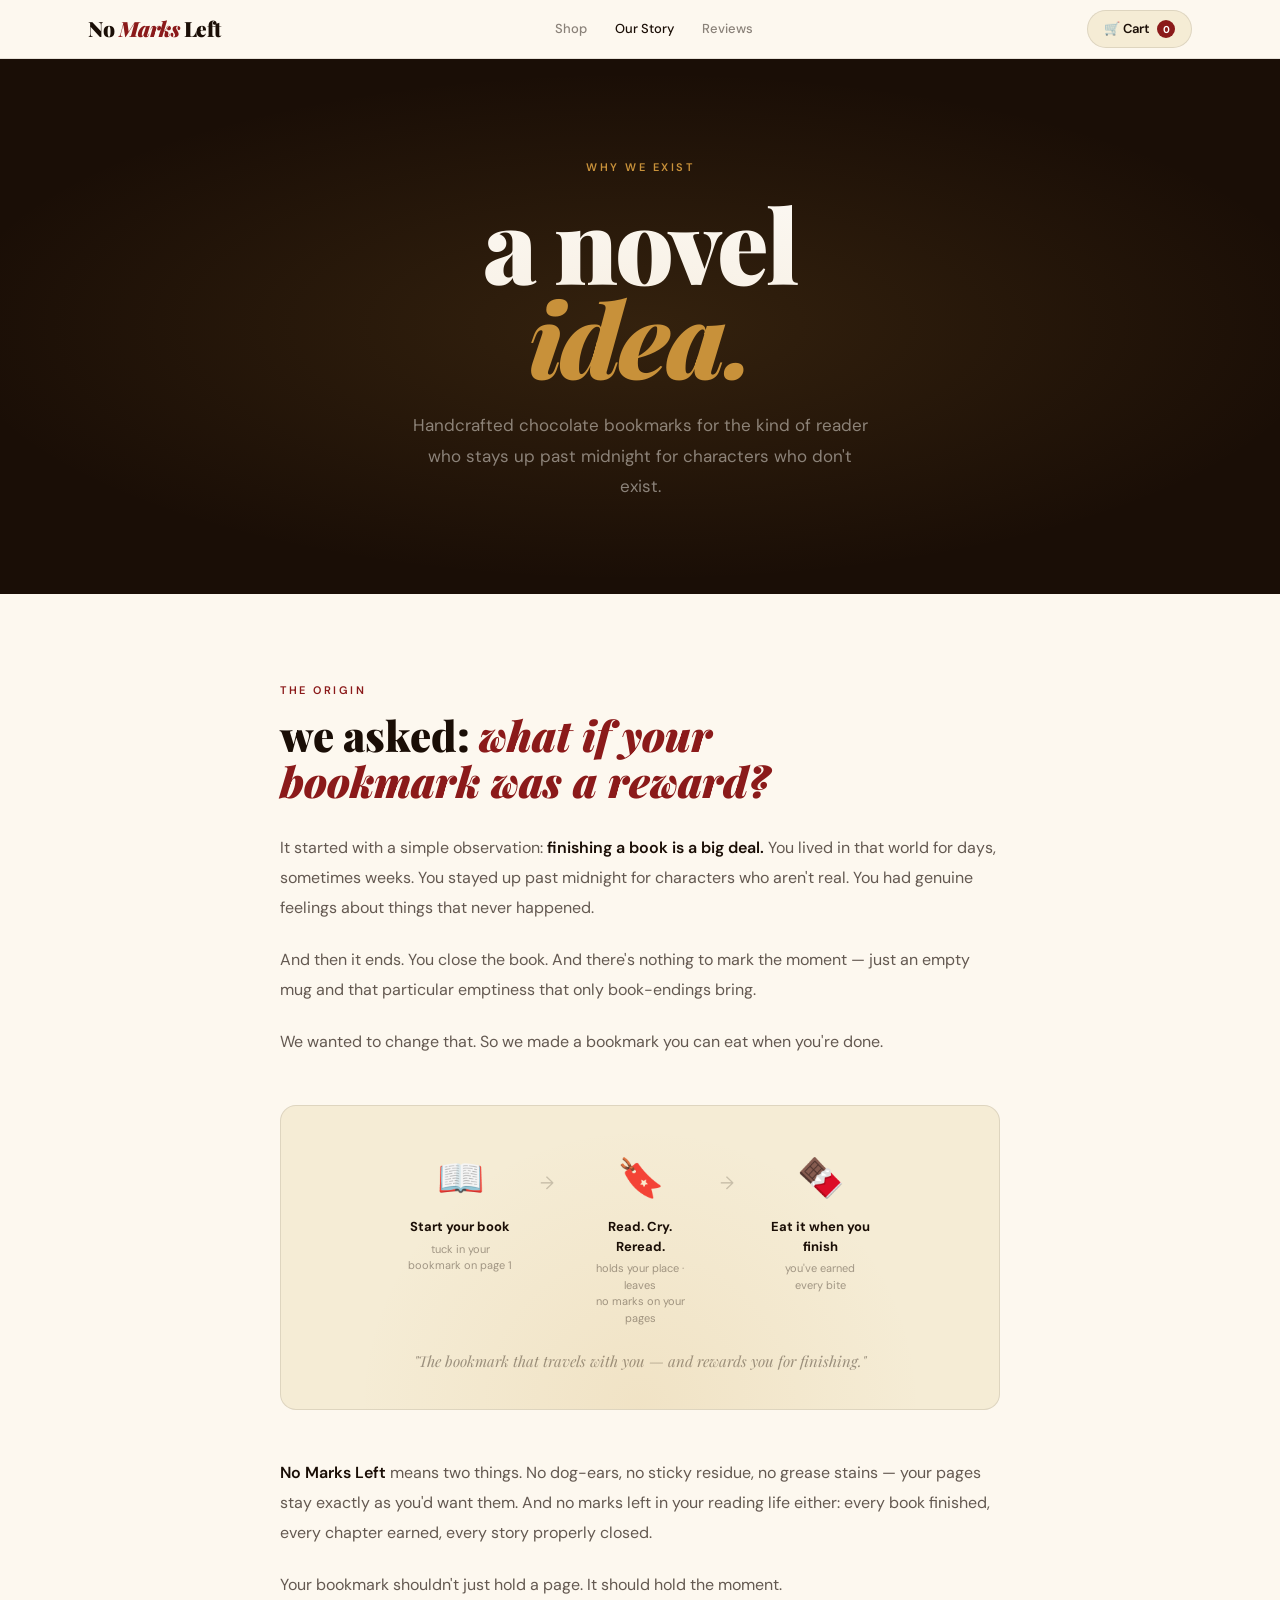
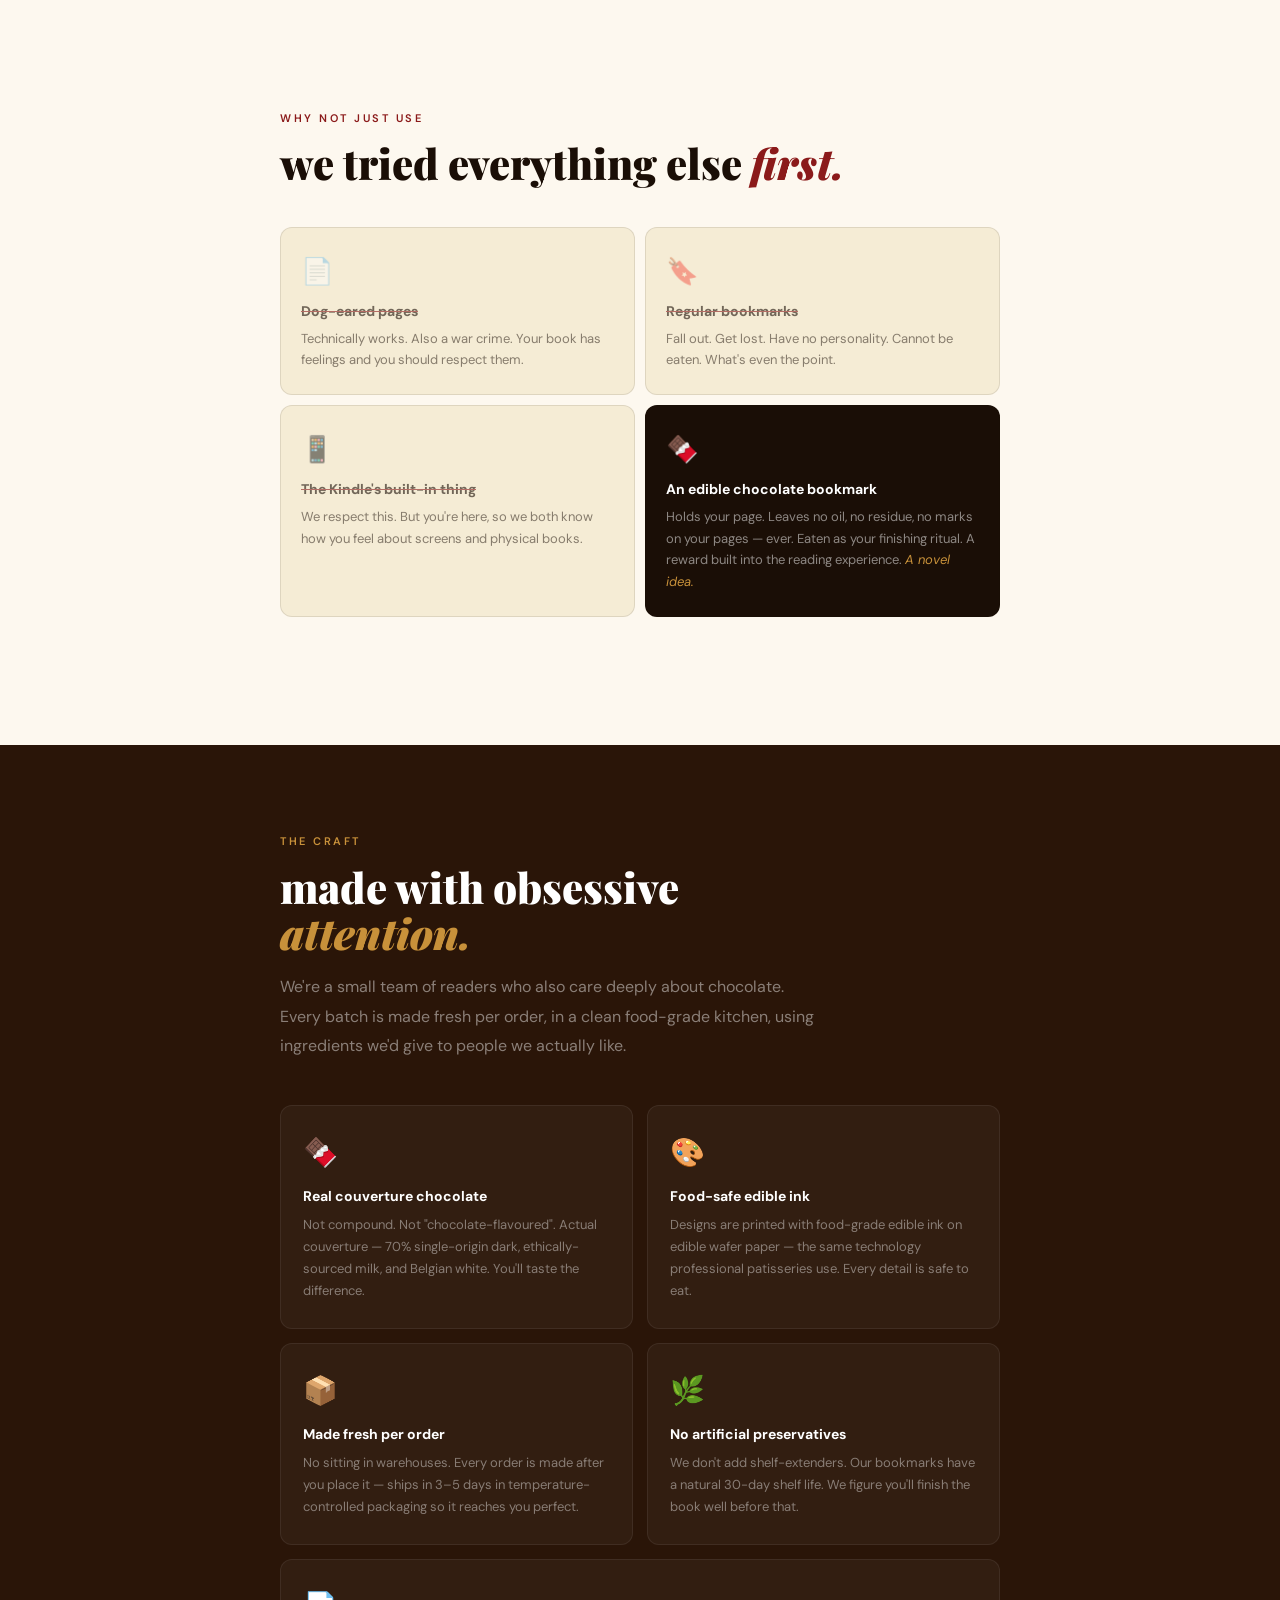
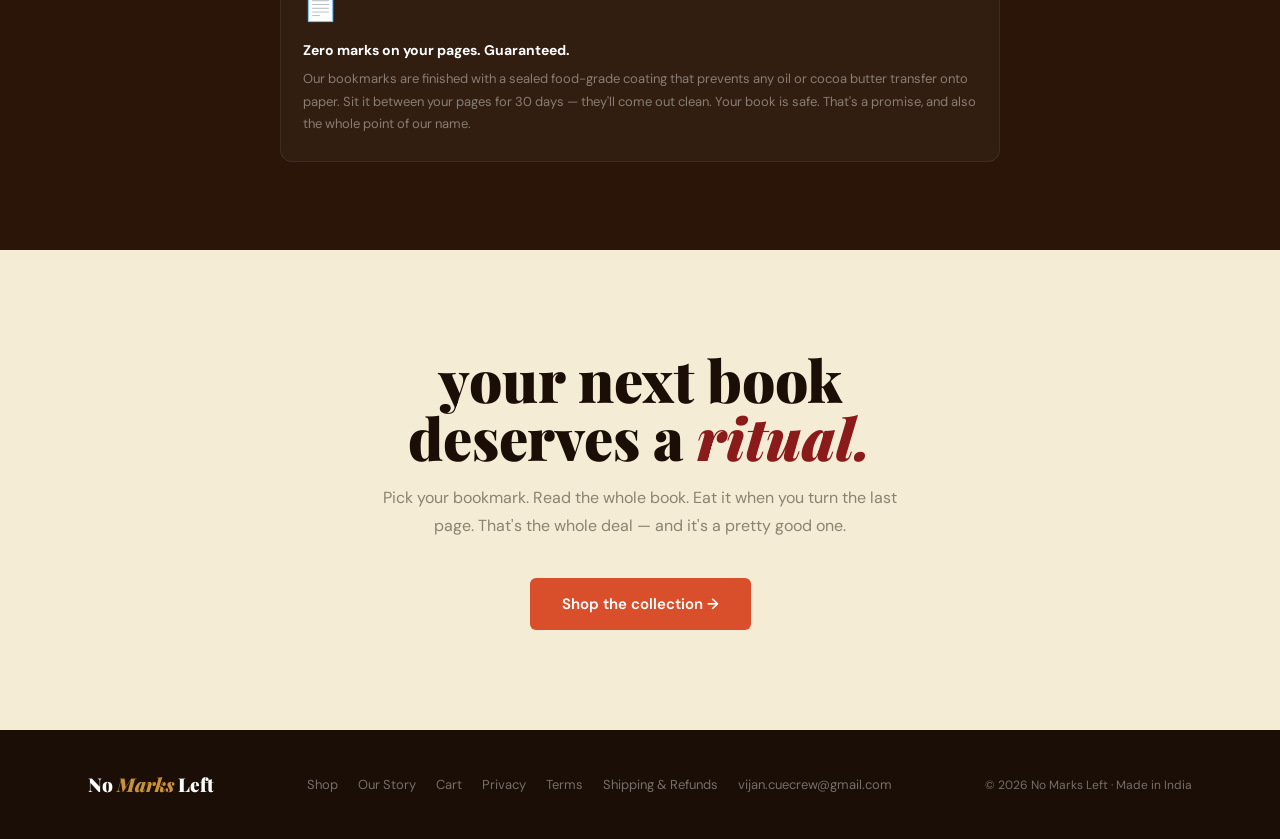
<file: about.html>
<!DOCTYPE html>
<html lang="en">
<head>
  <meta charset="UTF-8"/>
  <meta name="viewport" content="width=device-width,initial-scale=1.0"/>
  <title>Our Story — No Marks Left</title>
  <link href="https://fonts.googleapis.com/css2?family=Playfair+Display:ital,wght@0,700;0,900;1,700&family=DM+Sans:opsz,wght@9..40,400;9..40,500;9..40,600&display=swap" rel="stylesheet"/>
  <script src="analytics.js?v=7"></script>
  <script src="interactions.js?v=3"></script>
  <style>
*,*::before,*::after{box-sizing:border-box;margin:0;padding:0}
:root{
  --ink:#1a0e06;--cream:#f5ecd5;--paper:#fdf8ef;--deep:#2a1508;
  --red:#8b1a1a;--gold:#c8913a;--pop:#d94f2b;--border:rgba(26,14,6,.1);--w:720px;
}
body{font-family:'DM Sans',system-ui,sans-serif;color:var(--ink);background:var(--paper);line-height:1.5}

header{position:sticky;top:0;z-index:200;background:var(--paper);border-bottom:1px solid var(--border)}
.h-inner{max-width:1160px;margin:0 auto;height:58px;display:flex;align-items:center;justify-content:space-between;padding:0 28px}
.logo{font-family:'Playfair Display',serif;font-size:21px;font-weight:900;color:var(--ink);text-decoration:none;letter-spacing:-.5px}
.logo em{color:var(--red);font-style:italic}
nav{display:flex;gap:28px}
nav a{font-size:13px;font-weight:500;color:var(--ink);text-decoration:none;opacity:.5;transition:opacity .15s}
nav a:hover,nav a.active{opacity:1}
.cart-btn{display:flex;align-items:center;gap:7px;font-size:13px;font-weight:600;text-decoration:none;color:var(--ink);background:var(--cream);border:1px solid var(--border);padding:8px 16px;border-radius:100px}
.cart-count{background:var(--red);color:#fff;border-radius:50%;width:18px;height:18px;display:inline-flex;align-items:center;justify-content:center;font-size:10px;font-weight:700}

/* hero */
.about-hero{background:var(--ink);padding:100px 28px 92px;text-align:center;position:relative;overflow:hidden}
.about-hero::before{content:'';position:absolute;inset:0;background:radial-gradient(ellipse 80% 70% at 50% 50%,rgba(200,145,58,.15) 0%,transparent 68%);pointer-events:none}
.ah-eyebrow{font-size:11px;font-weight:600;text-transform:uppercase;letter-spacing:2.5px;color:var(--gold);margin-bottom:20px}
.ah-title{font-family:'Playfair Display',serif;font-size:clamp(56px,8vw,104px);font-weight:900;color:#fff;line-height:.92;margin-bottom:26px;letter-spacing:-3px}
.ah-title em{color:var(--gold);font-style:italic;display:block}
.ah-sub{font-size:17px;color:rgba(255,255,255,.48);max-width:460px;margin:0 auto;line-height:1.8}

/* story */
.story{padding:88px 28px}
.story-inner{max-width:var(--w);margin:0 auto}
.s-label{font-size:11px;font-weight:600;text-transform:uppercase;letter-spacing:2.5px;color:var(--red);margin-bottom:14px}
.s-h2{font-family:'Playfair Display',serif;font-size:clamp(26px,3.8vw,42px);font-weight:900;line-height:1.1;margin-bottom:28px}
.s-h2 em{font-style:italic;color:var(--red)}
.s-p{font-size:16px;line-height:1.88;color:rgba(26,14,6,.68);margin-bottom:22px}
.s-p strong{color:var(--ink);font-weight:600}

/* ritual */
.ritual{background:var(--cream);border:1px solid var(--border);border-radius:16px;padding:44px 40px 36px;margin:48px 0;text-align:center;position:relative;overflow:hidden}
.ritual::before{content:'';position:absolute;inset:0;background:radial-gradient(circle at 50% 100%,rgba(200,145,58,.1) 0%,transparent 60%);pointer-events:none}
.ritual-steps{display:flex;align-items:flex-start;justify-content:center;margin-bottom:24px;gap:0}
.ritual-step{text-align:center;padding:0 36px;position:relative;flex:1;max-width:180px}
.ritual-step+.ritual-step::before{content:'→';position:absolute;left:-10px;top:20px;font-size:18px;color:rgba(26,14,6,.2);font-weight:400}
.rs-em{font-size:38px;display:block;margin-bottom:10px}
.rs-label{font-size:13px;font-weight:700;color:var(--ink);margin-bottom:4px}
.rs-sub{font-size:11px;color:rgba(26,14,6,.38);line-height:1.5}
.ritual-caption{font-family:'Playfair Display',serif;font-style:italic;font-size:15px;color:rgba(26,14,6,.42)}

/* why grid */
.why-grid{display:grid;grid-template-columns:1fr 1fr;gap:10px;margin:40px 0}
.why-card{background:var(--cream);border:1px solid var(--border);border-radius:12px;padding:24px 20px}
.why-card.strike .why-title{text-decoration:line-through;text-decoration-color:var(--red);opacity:.6}
.why-card.strike .why-icon{opacity:.45}
.why-icon{font-size:26px;margin-bottom:10px}
.why-title{font-size:14px;font-weight:700;margin-bottom:6px}
.why-desc{font-size:13px;color:rgba(26,14,6,.5);line-height:1.65}
.why-card.win{background:var(--ink)}
.why-card.win .why-title{color:#fff}
.why-card.win .why-desc{color:rgba(255,255,255,.5)}

/* divider */
.divider{max-width:var(--w);margin:0 auto 0;border:none;border-top:1px solid var(--border)}

/* craft */
.craft{background:var(--deep);color:#fff;padding:88px 28px}
.craft-inner{max-width:var(--w);margin:0 auto}
.craft-label{font-size:11px;font-weight:600;text-transform:uppercase;letter-spacing:2.5px;color:var(--gold);margin-bottom:14px}
.craft-h2{font-family:'Playfair Display',serif;font-size:clamp(26px,3.8vw,42px);font-weight:900;line-height:1.1;margin-bottom:16px;color:#fff}
.craft-h2 em{font-style:italic;color:var(--gold)}
.craft-intro{font-size:16px;color:rgba(255,255,255,.45);line-height:1.85;max-width:540px;margin-bottom:44px}
.trust-grid{display:grid;grid-template-columns:1fr 1fr;gap:14px}
.trust-card{background:rgba(255,255,255,.04);border:1px solid rgba(255,255,255,.07);border-radius:12px;padding:26px 22px}
.trust-icon{font-size:28px;margin-bottom:12px}
.trust-title{font-size:14px;font-weight:700;color:#fff;margin-bottom:7px}
.trust-desc{font-size:13px;color:rgba(255,255,255,.42);line-height:1.7}

.fssai-strip{background:rgba(255,255,255,.03);border:1px solid rgba(255,255,255,.08);border-radius:12px;padding:20px 24px;margin-top:20px;display:flex;align-items:center;gap:18px}
.fssai-badge{background:var(--gold);color:var(--ink);font-size:10px;font-weight:700;text-transform:uppercase;letter-spacing:.6px;padding:7px 13px;border-radius:6px;white-space:nowrap;flex-shrink:0}
.fssai-text{font-size:13px;color:rgba(255,255,255,.38);line-height:1.65}
.fssai-text strong{color:rgba(255,255,255,.72)}

/* cta */
.about-cta{background:var(--cream);padding:100px 28px;text-align:center}
.cta-inner{max-width:520px;margin:0 auto}
.cta-h2{font-family:'Playfair Display',serif;font-size:clamp(32px,5vw,58px);font-weight:900;line-height:1.0;margin-bottom:18px}
.cta-h2 em{font-style:italic;color:var(--red)}
.cta-sub{font-size:16px;color:rgba(26,14,6,.48);margin-bottom:38px;line-height:1.75}
.btn-pop{background:var(--pop);color:#fff;border:none;padding:15px 32px;border-radius:6px;font-size:15px;font-weight:600;cursor:pointer;text-decoration:none;font-family:inherit;transition:transform .15s,box-shadow .15s;display:inline-block}
.btn-pop:hover{transform:translateY(-2px);box-shadow:0 8px 28px rgba(217,79,43,.38)}

footer{background:var(--ink);color:rgba(255,255,255,.4)}
.f-inner{max-width:1160px;margin:0 auto;padding:40px 28px;display:flex;justify-content:space-between;align-items:center;gap:20px;flex-wrap:wrap}
.f-logo{font-family:'Playfair Display',serif;font-size:19px;font-weight:900;color:#fff}
.f-logo em{color:var(--gold);font-style:italic}
.f-links{display:flex;gap:20px}
.f-links a{font-size:13px;color:rgba(255,255,255,.4);text-decoration:none;transition:color .2s}
.f-links a:hover{color:#fff}
.f-copy{font-size:12px}

@media(max-width:640px){
  nav{display:none}
  .why-grid{grid-template-columns:1fr}
  .trust-grid{grid-template-columns:1fr}
  .ritual-steps{flex-direction:column;align-items:center;gap:24px}
  .ritual-step{max-width:none}
  .ritual-step+.ritual-step::before{display:none}
  .fssai-strip{flex-direction:column;align-items:flex-start}
  .f-inner{flex-direction:column;text-align:center}
}
  </style>
</head>
<body>

<header>
  <div class="h-inner">
    <a href="index.html" class="logo">No <em>Marks</em> Left</a>
    <nav>
      <a href="index.html#products">Shop</a>
      <a href="about.html" class="active">Our Story</a>
      <a href="index.html#reviews">Reviews</a>
    </nav>
    <a href="cart.html" class="cart-btn">🛒 Cart <span class="cart-count" id="cart-count">0</span></a>
  </div>
</header>

<section class="about-hero">
  <p class="ah-eyebrow">why we exist</p>
  <h1 class="ah-title">a novel<br/><em>idea.</em></h1>
  <p class="ah-sub">Handcrafted chocolate bookmarks for the kind of reader who stays up past midnight for characters who don't exist.</p>
</section>

<section class="story">
  <div class="story-inner">
    <div class="s-label">the origin</div>
    <h2 class="s-h2">we asked: <em>what if your<br/>bookmark was a reward?</em></h2>
    <p class="s-p">It started with a simple observation: <strong>finishing a book is a big deal.</strong> You lived in that world for days, sometimes weeks. You stayed up past midnight for characters who aren't real. You had genuine feelings about things that never happened.</p>
    <p class="s-p">And then it ends. You close the book. And there's nothing to mark the moment — just an empty mug and that particular emptiness that only book-endings bring.</p>
    <p class="s-p">We wanted to change that. So we made a bookmark you can eat when you're done.</p>

    <div class="ritual">
      <div class="ritual-steps">
        <div class="ritual-step">
          <span class="rs-em">📖</span>
          <div class="rs-label">Start your book</div>
          <div class="rs-sub">tuck in your<br/>bookmark on page 1</div>
        </div>
        <div class="ritual-step">
          <span class="rs-em">🔖</span>
          <div class="rs-label">Read. Cry. Reread.</div>
          <div class="rs-sub">holds your place · leaves<br/>no marks on your pages</div>
        </div>
        <div class="ritual-step">
          <span class="rs-em">🍫</span>
          <div class="rs-label">Eat it when you finish</div>
          <div class="rs-sub">you've earned<br/>every bite</div>
        </div>
      </div>
      <p class="ritual-caption">"The bookmark that travels with you — and rewards you for finishing."</p>
    </div>

    <p class="s-p"><strong>No Marks Left</strong> means two things. No dog-ears, no sticky residue, no grease stains — your pages stay exactly as you'd want them. And no marks left in your reading life either: every book finished, every chapter earned, every story properly closed.</p>
    <p class="s-p">Your bookmark shouldn't just hold a page. It should hold the moment.</p>
  </div>
</section>

<section class="story" style="padding-top:0;padding-bottom:88px">
  <div class="story-inner">
    <div class="s-label">why not just use</div>
    <h2 class="s-h2">we tried everything else <em>first.</em></h2>

    <div class="why-grid">
      <div class="why-card strike">
        <div class="why-icon">📄</div>
        <div class="why-title">Dog-eared pages</div>
        <div class="why-desc">Technically works. Also a war crime. Your book has feelings and you should respect them.</div>
      </div>
      <div class="why-card strike">
        <div class="why-icon">🔖</div>
        <div class="why-title">Regular bookmarks</div>
        <div class="why-desc">Fall out. Get lost. Have no personality. Cannot be eaten. What's even the point.</div>
      </div>
      <div class="why-card strike">
        <div class="why-icon">📱</div>
        <div class="why-title">The Kindle's built-in thing</div>
        <div class="why-desc">We respect this. But you're here, so we both know how you feel about screens and physical books.</div>
      </div>
      <div class="why-card win">
        <div class="why-icon">🍫</div>
        <div class="why-title">An edible chocolate bookmark</div>
        <div class="why-desc">Holds your page. Leaves no oil, no residue, no marks on your pages — ever. Eaten as your finishing ritual. A reward built into the reading experience. <em style="color:var(--gold)">A novel idea.</em></div>
      </div>
    </div>
  </div>
</section>

<section class="craft">
  <div class="craft-inner">
    <div class="craft-label">the craft</div>
    <h2 class="craft-h2">made with obsessive<br/><em>attention.</em></h2>
    <p class="craft-intro">We're a small team of readers who also care deeply about chocolate. Every batch is made fresh per order, in a clean food-grade kitchen, using ingredients we'd give to people we actually like.</p>

    <div class="trust-grid">
      <div class="trust-card">
        <div class="trust-icon">🍫</div>
        <div class="trust-title">Real couverture chocolate</div>
        <div class="trust-desc">Not compound. Not "chocolate-flavoured". Actual couverture — 70% single-origin dark, ethically-sourced milk, and Belgian white. You'll taste the difference.</div>
      </div>
      <div class="trust-card">
        <div class="trust-icon">🎨</div>
        <div class="trust-title">Food-safe edible ink</div>
        <div class="trust-desc">Designs are printed with food-grade edible ink on edible wafer paper — the same technology professional patisseries use. Every detail is safe to eat.</div>
      </div>
      <div class="trust-card">
        <div class="trust-icon">📦</div>
        <div class="trust-title">Made fresh per order</div>
        <div class="trust-desc">No sitting in warehouses. Every order is made after you place it — ships in 3–5 days in temperature-controlled packaging so it reaches you perfect.</div>
      </div>
      <div class="trust-card">
        <div class="trust-icon">🌿</div>
        <div class="trust-title">No artificial preservatives</div>
        <div class="trust-desc">We don't add shelf-extenders. Our bookmarks have a natural 30-day shelf life. We figure you'll finish the book well before that.</div>
      </div>
      <div class="trust-card" style="grid-column:1/-1">
        <div class="trust-icon">📄</div>
        <div class="trust-title">Zero marks on your pages. Guaranteed.</div>
        <div class="trust-desc">Our bookmarks are finished with a sealed food-grade coating that prevents any oil or cocoa butter transfer onto paper. Sit it between your pages for 30 days — they'll come out clean. Your book is safe. That's a promise, and also the whole point of our name.</div>
      </div>
    </div>

    <!-- FSSAI strip removed until we actually hold a licence. Do not restore
         this without a real licence number to print in it — claiming FSSAI
         certification without one is an offence under the FSS Act 2006.
         Styles are kept in the <style> block above, ready to re-add. -->

  </div>
</section>

<section class="about-cta">
  <div class="cta-inner">
    <h2 class="cta-h2">your next book<br/>deserves a <em>ritual.</em></h2>
    <p class="cta-sub">Pick your bookmark. Read the whole book. Eat it when you turn the last page. That's the whole deal — and it's a pretty good one.</p>
    <a href="index.html#products" class="btn-pop">Shop the collection →</a>
  </div>
</section>

<footer>
  <div class="f-inner">
    <div class="f-logo">No <em>Marks</em> Left</div>
    <div class="f-links">
      <a href="index.html#products">Shop</a>
      <a href="about.html">Our Story</a>
      <a href="cart.html">Cart</a>
      <a href="privacy.html">Privacy</a>
      <a href="terms.html">Terms</a>
      <a href="refunds.html">Shipping &amp; Refunds</a>
      <a href="mailto:vijan.cuecrew@gmail.com">vijan.cuecrew@gmail.com</a>
    </div>
    <div class="f-copy">© 2026 No Marks Left · Made in India</div>
  </div>
</footer>

<script>
function getCart(){try{return JSON.parse(localStorage.getItem('nml_cart')||'[]')}catch{return[]}}
function updateBadge(){const n=getCart().reduce((a,i)=>a+i.qty,0);document.querySelectorAll('.cart-count').forEach(el=>el.textContent=n)}
updateBadge();

/* Reading the brand story is a strong intent signal, so this page is
   instrumented as carefully as the shop pages. */
nml.page('about');
nml.trackChrome();
nml.trackImpression(document.querySelector('.ritual'),'section_viewed',{section:'the_ritual'});
nml.trackImpression(document.querySelector('.why-grid'),'section_viewed',{section:'why_edible'});
nml.trackImpression(document.querySelector('.craft'),'section_viewed',{section:'the_craft'});
nml.trackImpression(document.querySelector('.about-cta'),'section_viewed',{section:'about_cta'});
document.querySelector('.about-cta .btn-pop').addEventListener('click',function(){
  nml.track('about_cta_click',{cta:'shop_collection'});
});
</script>
</body>
</html>
</file>
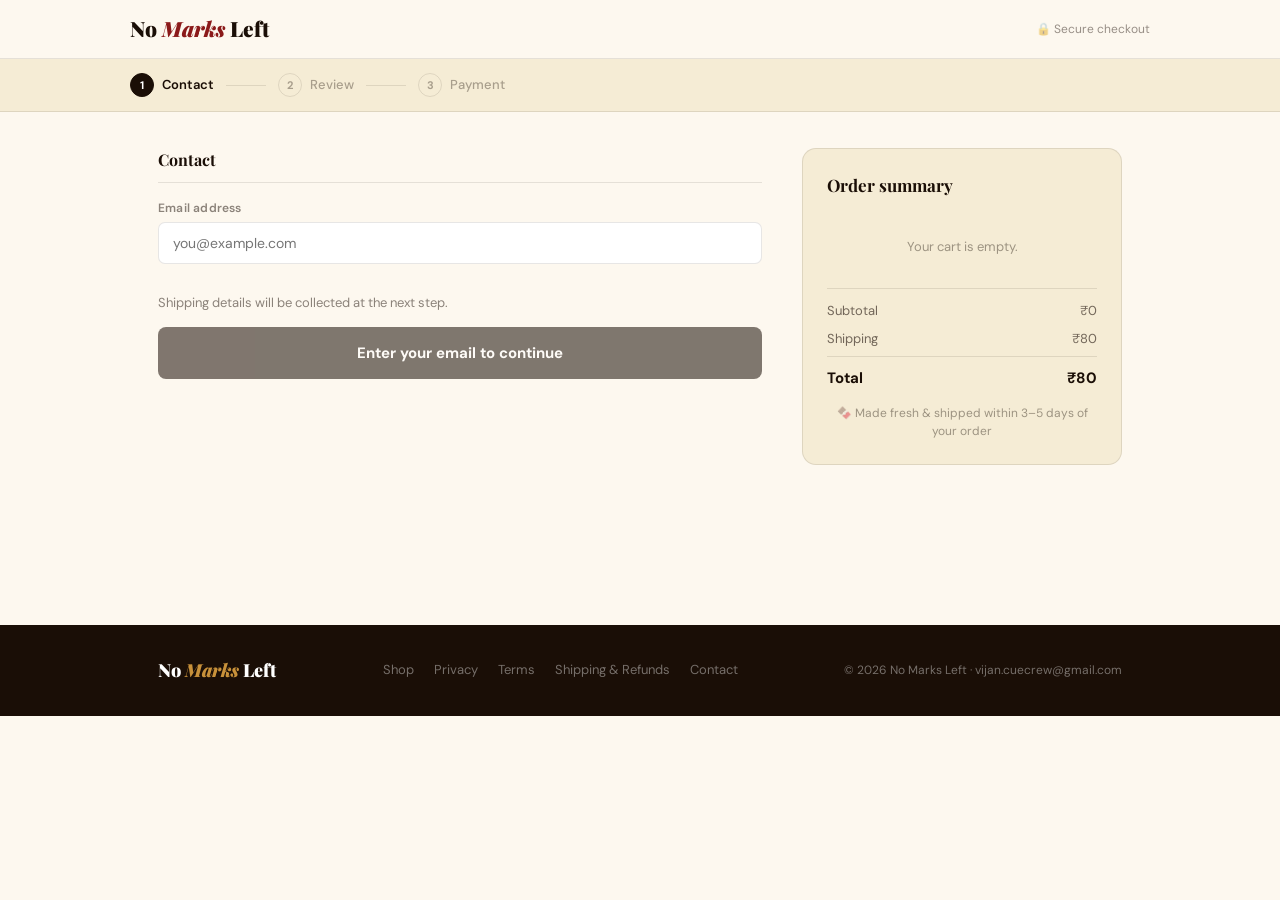
<file: checkout.html>
<!DOCTYPE html>
<html lang="en">

<head>
  <meta charset="UTF-8" />
  <meta name="viewport" content="width=device-width,initial-scale=1.0" />
  <title>Checkout — No Marks Left</title>
  <link
    href="https://fonts.googleapis.com/css2?family=Playfair+Display:ital,wght@0,700;0,900;1,700&family=DM+Sans:opsz,wght@9..40,400;9..40,500;9..40,600&display=swap"
    rel="stylesheet" />
  <script src="analytics.js?v=7"></script>
  <script src="interactions.js?v=3"></script>
  <style>
    *,
    *::before,
    *::after {
      box-sizing: border-box;
      margin: 0;
      padding: 0
    }

    :root {
      --ink: #1a0e06;
      --cream: #f5ecd5;
      --paper: #fdf8ef;
      --deep: #2a1508;
      --red: #8b1a1a;
      --gold: #c8913a;
      --pop: #d94f2b;
      --border: rgba(26, 14, 6, .1);
      --w: 1020px
    }

    body {
      font-family: 'DM Sans', system-ui, sans-serif;
      color: var(--ink);
      background: var(--paper);
      line-height: 1.5
    }

    /* header */
    .checkout-header {
      background: var(--paper);
      border-bottom: 1px solid var(--border);
      padding: 0 28px
    }

    .checkout-header-inner {
      max-width: var(--w);
      margin: 0 auto;
      height: 58px;
      display: flex;
      align-items: center;
      justify-content: space-between
    }

    .logo {
      font-family: 'Playfair Display', serif;
      font-size: 21px;
      font-weight: 900;
      color: var(--ink);
      text-decoration: none
    }

    .logo em {
      color: var(--red);
      font-style: italic
    }

    .secure-tag {
      font-size: 12px;
      color: rgba(26, 14, 6, .45);
      display: flex;
      align-items: center;
      gap: 4px
    }

    /* steps */
    .steps-bar {
      background: var(--cream);
      border-bottom: 1px solid var(--border);
      padding: 14px 28px
    }

    .steps-inner {
      max-width: var(--w);
      margin: 0 auto;
      display: flex;
      align-items: center;
      gap: 0
    }

    .step {
      display: flex;
      align-items: center;
      gap: 8px;
      font-size: 13px;
      font-weight: 500
    }

    .step-num {
      width: 24px;
      height: 24px;
      border-radius: 50%;
      display: inline-flex;
      align-items: center;
      justify-content: center;
      font-size: 11px;
      font-weight: 700;
      border: 1.5px solid var(--border);
      color: rgba(26, 14, 6, .35);
      transition: all .3s
    }

    .step.active .step-num {
      background: var(--ink);
      color: #fff;
      border-color: var(--ink)
    }

    .step.done .step-num {
      background: var(--red);
      color: #fff;
      border-color: var(--red)
    }

    .step-label {
      color: rgba(26, 14, 6, .35);
      transition: color .3s
    }

    .step.active .step-label {
      color: var(--ink);
      font-weight: 600
    }

    .step.done .step-label {
      color: var(--red)
    }

    .step-arrow {
      width: 40px;
      height: 1px;
      background: var(--border);
      margin: 0 12px;
      flex-shrink: 0
    }

    /* layout */
    .checkout-wrap {
      max-width: var(--w);
      margin: 0 auto;
      padding: 36px 28px 80px;
      display: grid;
      grid-template-columns: 1fr 320px;
      gap: 40px;
      align-items: start
    }

    /* form */
    .form-section {
      margin-bottom: 28px
    }

    .form-section-title {
      font-family: 'Playfair Display', serif;
      font-size: 16px;
      font-weight: 700;
      margin-bottom: 16px;
      padding-bottom: 10px;
      border-bottom: 1px solid var(--border)
    }

    .form-row {
      display: grid;
      grid-template-columns: 1fr 1fr;
      gap: 12px;
      margin-bottom: 12px
    }

    .form-row.full {
      grid-template-columns: 1fr
    }

    .form-row.three {
      grid-template-columns: 2fr 1fr 1fr
    }

    .form-group {
      display: flex;
      flex-direction: column;
      gap: 5px
    }

    .form-label {
      font-size: 12px;
      font-weight: 600;
      color: rgba(26, 14, 6, .5);
      letter-spacing: .2px
    }

    .form-input {
      border: 1.5px solid var(--border);
      border-radius: 7px;
      padding: 11px 14px;
      font-size: 14px;
      font-family: inherit;
      outline: none;
      background: #fff;
      transition: border-color .2s;
      color: var(--ink)
    }

    .form-input:focus {
      border-color: var(--ink)
    }

    select.form-input {
      cursor: pointer;
      appearance: none;
      background-image: url("data:image/svg+xml,%3Csvg xmlns='http://www.w3.org/2000/svg' width='12' height='8' viewBox='0 0 12 8'%3E%3Cpath d='M1 1l5 5 5-5' stroke='%231a0e06' stroke-width='1.5' fill='none'/%3E%3C/svg%3E");
      background-repeat: no-repeat;
      background-position: right 14px center;
      padding-right: 36px
    }

    /* payment method selection — no card fields are collected at all */
    .pay-intro {
      font-size: 13px;
      line-height: 1.65;
      color: rgba(26, 14, 6, .5);
      margin-bottom: 14px
    }

    .pay-methods {
      display: flex;
      flex-direction: column;
      gap: 8px
    }

    .pay-method {
      display: flex;
      align-items: center;
      gap: 13px;
      width: 100%;
      text-align: left;
      background: #fff;
      border: 1.5px solid var(--border);
      border-radius: 9px;
      padding: 13px 15px;
      cursor: pointer;
      font-family: inherit;
      transition: border-color .18s, background .18s, transform .12s
    }

    .pay-method:hover {
      border-color: rgba(26, 14, 6, .3);
      transform: translateY(-1px)
    }

    .pay-method.selected {
      border-color: var(--ink);
      background: var(--cream)
    }

    .pm-icon {
      font-size: 21px;
      flex-shrink: 0;
      line-height: 1
    }

    .pm-body {
      display: flex;
      flex-direction: column;
      gap: 2px;
      flex: 1;
      min-width: 0
    }

    .pm-name {
      font-size: 14px;
      font-weight: 600;
      color: var(--ink)
    }

    .pm-sub {
      font-size: 11.5px;
      color: rgba(26, 14, 6, .45)
    }

    .pm-check {
      flex-shrink: 0;
      width: 20px;
      height: 20px;
      border-radius: 50%;
      border: 1.5px solid var(--border);
      color: transparent;
      font-size: 11px;
      font-weight: 700;
      display: inline-flex;
      align-items: center;
      justify-content: center;
      transition: all .18s
    }

    .pay-method.selected .pm-check {
      background: var(--ink);
      border-color: var(--ink);
      color: #fff
    }

    /* place order */
    .place-btn {
      width: 100%;
      background: var(--ink);
      color: #fff;
      border: none;
      padding: 16px;
      border-radius: 8px;
      font-size: 15px;
      font-weight: 700;
      cursor: pointer;
      font-family: inherit;
      transition: background .2s, transform .15s;
      display: flex;
      align-items: center;
      justify-content: center;
      gap: 10px;
      margin-top: 4px
    }

    .place-btn:hover {
      background: var(--red);
      transform: translateY(-1px)
    }

    .place-btn:disabled {
      opacity: .55;
      transform: none;
      cursor: not-allowed
    }

    .spinner {
      width: 16px;
      height: 16px;
      border: 2px solid rgba(255, 255, 255, .3);
      border-top-color: #fff;
      border-radius: 50%;
      animation: spin .7s linear infinite;
      display: none
    }

    @keyframes spin {
      to {
        transform: rotate(360deg)
      }
    }

    /* payment error — the fake door */
    .pay-error {
      display: none;
      background: #fff5f5;
      border: 1.5px solid #fca5a5;
      border-radius: 14px;
      padding: 22px 22px 18px;
      margin-top: 18px
    }

    .pay-error.show {
      display: block
    }

    .pay-err-head {
      display: flex;
      align-items: flex-start;
      gap: 10px;
      margin-bottom: 10px
    }

    .pay-err-icon {
      font-size: 22px;
      flex-shrink: 0;
      margin-top: 1px
    }

    .pay-err-title {
      font-family: 'Playfair Display', serif;
      font-size: 17px;
      font-weight: 700;
      color: #b91c1c;
      line-height: 1.2
    }

    .pay-err-title small {
      display: block;
      font-family: 'DM Sans', sans-serif;
      font-size: 12px;
      font-weight: 500;
      color: rgba(185, 28, 28, .7);
      font-style: normal;
      margin-top: 3px
    }

    .pay-err-body {
      font-size: 13px;
      color: #7f1d1d;
      line-height: 1.7;
      margin-bottom: 16px
    }

    .pay-err-divider {
      border: none;
      border-top: 1px solid #fca5a5;
      margin: 14px 0
    }

    .pay-err-cta-label {
      font-size: 12px;
      font-weight: 600;
      color: #7f1d1d;
      margin-bottom: 10px;
      text-transform: uppercase;
      letter-spacing: .5px
    }

    .notify-row {
      display: flex;
      gap: 8px
    }

    .notify-input {
      flex: 1;
      border: 1.5px solid #fca5a5;
      border-radius: 7px;
      padding: 11px 14px;
      font-size: 14px;
      font-family: inherit;
      outline: none;
      background: #fff;
      transition: border-color .2s;
      color: var(--ink)
    }

    .notify-input:focus {
      border-color: #b91c1c
    }

    .notify-btn {
      background: var(--red);
      color: #fff;
      border: none;
      padding: 11px 16px;
      border-radius: 7px;
      font-size: 13px;
      font-weight: 700;
      cursor: pointer;
      font-family: inherit;
      white-space: nowrap;
      transition: background .2s
    }

    .notify-btn:hover {
      background: #6d1515
    }

    .notify-success {
      font-size: 13px;
      color: var(--red);
      font-weight: 600;
      margin-top: 10px;
      display: none;
      padding: 10px 14px;
      background: #fff;
      border: 1px solid #fca5a5;
      border-radius: 7px
    }

    /* order summary */
    .order-box {
      background: var(--cream);
      border: 1px solid var(--border);
      border-radius: 14px;
      padding: 24px;
      position: sticky;
      top: 80px
    }

    .order-box h3 {
      font-family: 'Playfair Display', serif;
      font-size: 17px;
      font-weight: 700;
      margin-bottom: 18px
    }

    .order-item {
      display: flex;
      align-items: center;
      gap: 10px;
      margin-bottom: 12px
    }

    .oi-img {
      width: 46px;
      height: 46px;
      border-radius: 7px;
      display: flex;
      align-items: center;
      justify-content: center;
      font-size: 20px;
      flex-shrink: 0
    }

    .pi1 {
      background: linear-gradient(145deg, #1a0808, #6b1a1a)
    }

    .pi2 {
      background: linear-gradient(145deg, #1e0c26, #6e2070)
    }

    .pi3 {
      background: linear-gradient(145deg, #0a0a14, #1e1e38)
    }

    .pi4 {
      background: linear-gradient(145deg, #1a0c04, #6b3a08)
    }

    .pi5 {
      background: linear-gradient(145deg, #0a140a, #1e4020)
    }

    .pi6 {
      background: linear-gradient(145deg, #141418, #2c2c3c)
    }

    .oi-info {
      flex: 1;
      min-width: 0
    }

    .oi-name {
      font-size: 13px;
      font-weight: 600;
      white-space: nowrap;
      overflow: hidden;
      text-overflow: ellipsis
    }

    .oi-variant {
      font-size: 11px;
      color: rgba(26, 14, 6, .45);
      font-style: italic
    }

    .oi-price {
      font-size: 13px;
      font-weight: 700;
      flex-shrink: 0
    }

    .sum-divider {
      border: none;
      border-top: 1px solid var(--border);
      margin: 12px 0
    }

    .sum-row {
      display: flex;
      justify-content: space-between;
      font-size: 13px;
      margin-bottom: 8px;
      color: rgba(26, 14, 6, .6)
    }

    .sum-row.total {
      font-weight: 700;
      font-size: 15px;
      color: var(--ink);
      border-top: 1px solid var(--border);
      padding-top: 10px;
      margin-top: 4px
    }

    .order-note {
      font-size: 12px;
      color: rgba(26, 14, 6, .4);
      margin-top: 14px;
      text-align: center;
      line-height: 1.5
    }

    footer {
      background: var(--ink);
      color: rgba(255, 255, 255, .4);
      margin-top: 80px
    }

    .f-inner {
      max-width: var(--w);
      margin: 0 auto;
      padding: 32px 28px;
      display: flex;
      justify-content: space-between;
      align-items: center;
      gap: 16px;
      flex-wrap: wrap
    }

    .f-logo {
      font-family: 'Playfair Display', serif;
      font-size: 18px;
      font-weight: 900;
      color: #fff
    }

    .f-logo em {
      color: var(--gold);
      font-style: italic
    }

    .f-links {
      display: flex;
      gap: 20px;
      flex-wrap: wrap
    }

    .f-links a {
      font-size: 13px;
      color: rgba(255, 255, 255, .4);
      text-decoration: none;
      transition: color .2s
    }

    .f-links a:hover {
      color: #fff
    }

    /* policy consent line above the pay button — required for checkout flows */
    .pay-consent {
      font-size: 12px;
      line-height: 1.7;
      color: rgba(26, 14, 6, .5);
      text-align: center;
      margin-top: 12px
    }

    .pay-consent a {
      color: var(--red);
      text-decoration: underline;
      text-underline-offset: 2px
    }

    @media(max-width:720px) {
      .checkout-wrap {
        grid-template-columns: 1fr
      }

      .order-box {
        position: static;
        order: -1
      }

      .form-row,
      .form-row.three {
        grid-template-columns: 1fr
      }
    }
  </style>
</head>

<body>

  <header class="checkout-header">
    <div class="checkout-header-inner">
      <a href="index.html" class="logo">No <em>Marks</em> Left</a>
      <div class="secure-tag">🔒 Secure checkout</div>
    </div>
  </header>

  <div class="steps-bar">
    <div class="steps-inner">
      <div class="step active" id="step1">
        <div class="step-num">1</div><span class="step-label">Contact</span>
      </div>
      <div class="step-arrow"></div>
      <div class="step" id="step2">
        <div class="step-num">2</div><span class="step-label">Review</span>
      </div>
      <div class="step-arrow"></div>
      <div class="step" id="step3">
        <div class="step-num">3</div><span class="step-label">Payment</span>
      </div>
    </div>
  </div>

  <div class="checkout-wrap">
    <!-- LEFT: form -->
    <div>
      <div class="form-section">
        <div class="form-section-title">Contact</div>
        <div class="form-row full">
          <div class="form-group">
            <label class="form-label">Email address</label>
            <input class="form-input" type="email" id="email-field" placeholder="you@example.com" required />
          </div>
        </div>
      </div>

      <!-- Step gate: email first, then payment. No address is collected anywhere. -->
      <div class="form-section" id="proceed-block">
        <p class="pay-intro">Shipping details will be collected at the next step.</p>
        <button class="place-btn" id="proceed-btn" onclick="proceedToPayment()" disabled>
          <span id="proceed-text">Enter your email to continue</span>
        </button>
      </div>

      <div id="payment-stage" hidden>
      <div class="form-section">
        <div class="form-section-title">Payment method</div>
        <p class="pay-intro">Choose how you'd like to pay. You'll be taken to a secure page to
          complete it — we never see or store your card or UPI details.</p>
        <div class="pay-methods" id="pay-methods">
          <button type="button" class="pay-method" data-method="upi">
            <span class="pm-icon">🇮🇳</span>
            <span class="pm-body">
              <span class="pm-name">UPI</span>
              <span class="pm-sub">GPay · PhonePe · Paytm · BHIM</span>
            </span>
            <span class="pm-check">✓</span>
          </button>
          <button type="button" class="pay-method" data-method="card">
            <span class="pm-icon">💳</span>
            <span class="pm-body">
              <span class="pm-name">Credit / Debit card</span>
              <span class="pm-sub">Visa · Mastercard · RuPay</span>
            </span>
            <span class="pm-check">✓</span>
          </button>
          <button type="button" class="pay-method" data-method="netbanking">
            <span class="pm-icon">🏦</span>
            <span class="pm-body">
              <span class="pm-name">Net banking</span>
              <span class="pm-sub">All major Indian banks</span>
            </span>
            <span class="pm-check">✓</span>
          </button>
          <button type="button" class="pay-method" data-method="wallet">
            <span class="pm-icon">👛</span>
            <span class="pm-body">
              <span class="pm-name">Wallet</span>
              <span class="pm-sub">Paytm · Amazon Pay · Mobikwik</span>
            </span>
            <span class="pm-check">✓</span>
          </button>
          <button type="button" class="pay-method" data-method="cod">
            <span class="pm-icon">📦</span>
            <span class="pm-body">
              <span class="pm-name">Cash on delivery</span>
              <span class="pm-sub">Pay the courier · ₹20 handling</span>
            </span>
            <span class="pm-check">✓</span>
          </button>
        </div>
      </div>

      <button class="place-btn" id="place-btn" onclick="placeOrder()" disabled>
        <span id="btn-text">Select a payment method</span>
        <div class="spinner" id="spinner"></div>
      </button>

      <p class="pay-consent">By placing this order you agree to our <a href="terms.html">Terms of Service</a>,
        <a href="privacy.html">Privacy Policy</a> and <a href="refunds.html">Shipping &amp; Refunds Policy</a>.
      </p>
      </div><!-- /#payment-stage -->

      <!-- THE FAKE DOOR: payment error -->
      <div class="pay-error" id="pay-error">
        <div class="pay-err-head">
          <div class="pay-err-icon">⚠️</div>
          <div>
            <div class="pay-err-title">Payment didn't go through
              <small>You have NOT been charged.</small>
            </div>
          </div>
        </div>
        <p class="pay-err-body">Our payment processor is experiencing high load right now — this happens sometimes when
          we get a lot of orders at once. It's us, not you. Try again in a few minutes, or drop your email and we'll
          notify you the moment it's sorted.</p>
        <hr class="pay-err-divider" />
        <div class="pay-err-cta-label">Notify me when payments are back</div>
        <div class="notify-row">
          <input class="notify-input" type="email" id="notify-email" placeholder="your@email.com" />
          <button class="notify-btn" onclick="submitNotify()">Notify me</button>
        </div>
        <div class="notify-success" id="notify-success">✓ You're on the list. We'll email you as soon as it's fixed —
          usually within the hour.</div>
      </div>
    </div>

    <!-- RIGHT: order summary -->
    <div class="order-box">
      <h3>Order summary</h3>
      <div id="order-items"></div>
      <hr class="sum-divider" />
      <div class="sum-row"><span>Subtotal</span><span id="sum-sub"></span></div>
      <div class="sum-row"><span>Shipping</span><span id="sum-ship"></span></div>
      <div class="sum-row total"><span>Total</span><span id="sum-total"></span></div>
      <div class="order-note">🍫 Made fresh & shipped within 3–5 days of your order</div>
    </div>
  </div>

  <footer>
    <div class="f-inner">
      <div class="f-logo">No <em>Marks</em> Left</div>
      <div class="f-links">
        <a href="index.html">Shop</a>
        <a href="privacy.html">Privacy</a>
        <a href="terms.html">Terms</a>
        <a href="refunds.html">Shipping &amp; Refunds</a>
        <a href="mailto:vijan.cuecrew@gmail.com">Contact</a>
      </div>
      <div style="font-size:12px">© 2026 No Marks Left · vijan.cuecrew@gmail.com</div>
    </div>
  </footer>

  <script>
    // order summary
    function getCart() { try { return JSON.parse(localStorage.getItem('nml_cart') || '[]') } catch { return [] } }
    // Cart data comes from localStorage — escape anything going into innerHTML.
    function esc(v) {
      return String(v == null ? '' : v).replace(/[&<>"']/g, function (c) {
        return { '&': '&amp;', '<': '&lt;', '>': '&gt;', '"': '&quot;', "'": '&#39;' }[c];
      });
    }
    const cart = getCart();
    const sub = cart.reduce((a, i) => a + Number(i.price) * Number(i.qty), 0);
    const ship = sub >= 499 ? 0 : 80;

    document.getElementById('order-items').innerHTML = cart.length ? cart.map(i => `
  <div class="order-item">
    <div class="oi-img ${esc(i.cls)}">${esc(i.emoji)}</div>
    <div class="oi-info">
      <div class="oi-name">${esc(i.name)}</div>
      <div class="oi-variant">${esc(i.size)} × ${Number(i.qty)}</div>
    </div>
    <div class="oi-price">₹${Number(i.price) * Number(i.qty)}</div>
  </div>`).join('') : '<div style="font-size:13px;color:rgba(26,14,6,.4);text-align:center;padding:20px 0">Your cart is empty.</div>';

    document.getElementById('sum-sub').textContent = '₹' + sub;
    document.getElementById('sum-ship').textContent = ship ? '₹' + ship : 'Free 🎉';
    document.getElementById('sum-total').textContent = '₹' + (sub + ship);
    /* Cart composition is stamped here and reused on every checkout event, so
       payment_attempted can be sliced by SKU mix without a join. */
    const CART_META = {
      cart_value: sub + ship,
      subtotal: sub,
      shipping: ship,
      item_count: cart.length,
      unit_count: cart.reduce((a, i) => a + i.qty, 0),
      has_gift_box: cart.some(i => i.id === 'gift'),
      sku_types: [...new Set(cart.map(i => i.id === 'gift' ? 'gift_box' : 'flavour_pack'))].join(','),
      products: cart.map(i => i.name).join(' | ')
    };

    nml.page('checkout', CART_META);
    nml.trackChrome();

    // pre-fill notify email from contact field
    document.getElementById('email-field').addEventListener('blur', function () {
      if (this.value) document.getElementById('notify-email').value = this.value;
    });

    /* Field-group progression. Records only WHICH group was completed, never
       any value the visitor typed. This is what tells us where the checkout
       leaks — the single most actionable diagnostic on this page. */
    var _lastStep = 'loaded';
    var _stepsSeen = {};

    function markStep(step) {
      if (_stepsSeen[step]) return;
      _stepsSeen[step] = true;
      _lastStep = step;
      nml.track('checkout_step_completed', Object.assign({ step: step }, CART_META));
    }

    document.getElementById('email-field').addEventListener('blur', function () {
      if (this.value) markStep('contact');
    });

    /* Payment is gated behind a valid email, so the funnel gets a clean
       "had contact details, chose to continue" step before method selection. */
    var _emailEl = document.getElementById('email-field');
    var _proceedBtn = document.getElementById('proceed-btn');

    function refreshProceed() {
      var ok = _emailEl.value.trim() !== '' && _emailEl.checkValidity();
      _proceedBtn.disabled = !ok;
      document.getElementById('proceed-text').textContent =
        ok ? 'Proceed to payment' : 'Enter your email to continue';
    }
    _emailEl.addEventListener('input', refreshProceed);
    _emailEl.addEventListener('blur', refreshProceed);
    refreshProceed();

    function proceedToPayment() {
      if (_proceedBtn.disabled) return;
      document.getElementById('proceed-block').hidden = true;
      var stage = document.getElementById('payment-stage');
      stage.hidden = false;
      setStep(3);
      markStep('proceed_to_payment');
      nml.track('proceed_to_payment', CART_META);
      stage.scrollIntoView({ behavior: 'smooth', block: 'nearest' });
    }

    /* Payment method selection. No card number, expiry or CVV is collected
       anywhere — a realistic card form that can never charge reads as a
       phishing pattern, and method selection is what real Indian checkouts
       show first anyway. Which method they pick is itself useful signal. */
    var _payMethod = null;
    var _payLabel = null;

    document.querySelectorAll('.pay-method').forEach(function (tile) {
      tile.addEventListener('click', function () {
        document.querySelectorAll('.pay-method').forEach(function (t) { t.classList.remove('selected'); });
        tile.classList.add('selected');

        _payMethod = tile.dataset.method;
        _payLabel = tile.querySelector('.pm-name').textContent.trim();

        var btn = document.getElementById('place-btn');
        btn.disabled = false;
        document.getElementById('btn-text').textContent = 'Place order';

        markStep('payment_method_selected');
        nml.track('payment_method_selected', Object.assign({
          payment_method: _payMethod,
          payment_method_label: _payLabel
        }, CART_META));
        nml.setPerson({ preferred_payment_method: _payMethod });

        if (!_stepsSeen['payment_reached']) {
          _stepsSeen['payment_reached'] = true;
          _lastStep = 'payment_reached';
          nml.track('checkout_payment_reached', CART_META);
        }
      });
    });

    /* beforeunload is unreliable on mobile; pagehide fires in more cases.
       Guarded so an abandon is not double counted. */
    var _abandonSent = false;
    function sendAbandon() {
      if (_abandonSent) return;
      _abandonSent = true;
      nml.track('checkout_abandoned', Object.assign({
        last_step: _lastStep,
        reached_payment: !!_stepsSeen['payment_reached'],
        attempted_payment: !!window._paymentAttempted
      }, CART_META));
    }
    window.addEventListener('pagehide', sendAbandon);
    window.addEventListener('beforeunload', sendAbandon);

    // progress steps
    function setStep(n) {
      [1, 2, 3].forEach(i => {
        const el = document.getElementById('step' + i);
        el.classList.remove('active', 'done');
        if (i < n) el.classList.add('done');
        else if (i === n) el.classList.add('active');
        if (i < n) el.querySelector('.step-num').textContent = '✓';
        else el.querySelector('.step-num').textContent = i;
      });
    }

    // THE FAKE DOOR: place order → show spinner → show error
    function placeOrder() {
      if (!_payMethod) return;   // button is disabled until a method is picked
      const btn = document.getElementById('place-btn');
      const txt = document.getElementById('btn-text');
      const spin = document.getElementById('spinner');
      btn.disabled = true;
      txt.textContent = 'Processing…';
      spin.style.display = 'block';
      setStep(3);
      /* ── NORTH STAR ──────────────────────────────────────────────────
         The count of people who tried to hand over money. This is the only
         honest demand signal the fakedoor produces — everything else is a
         leading indicator of it. */
      window._paymentAttempted = true;
      nml.track('payment_attempted', Object.assign({
        attempt_number: (window._attemptCount = (window._attemptCount || 0) + 1),
        payment_method: _payMethod,
        payment_method_label: _payLabel
      }, CART_META), 'payment_attempted');
      nml.setPerson({
        has_attempted_payment: true,
        intent_cart_value: CART_META.cart_value,
        intent_sku_types: CART_META.sku_types,
        intent_payment_method: _payMethod
      });

      setTimeout(() => {
        btn.disabled = false;
        txt.textContent = 'Try again';
        spin.style.display = 'none';
        const err = document.getElementById('pay-error');
        err.classList.add('show');
        err.scrollIntoView({ behavior: 'smooth', block: 'nearest' });
        nml.track('fake_door_shown', Object.assign({ payment_method: _payMethod }, CART_META));
        const email = document.getElementById('email-field').value;
        if (email) document.getElementById('notify-email').value = email;
      }, 2800);
    }

    // capture email — just the form id, the URL is built below
    const FORMSPREE_ID = 'xgogdddq';
    const IS_LOCAL = /^(localhost|127\.0\.0\.1|\[::1\])$/.test(location.hostname);
      async function submitNotify() {
        const email = document.getElementById('notify-email').value;
        if (!email) return;
        nml.track('waitlist_email_submitted', Object.assign({ source: 'checkout_payment_error' }, CART_META), 'waitlisted');
        nml.identify(email);
        nml.setPerson({ is_waitlisted: true, waitlist_source: 'checkout_payment_error' });
        const btn = document.querySelector('.notify-btn');
        btn.textContent = 'Saving…'; btn.disabled = true;
        try {
          /* Never POST to the live waitlist from local testing — otherwise
             every dev run lands a junk signup in the real inbox and pollutes
             the only conversion metric that matters. */
          if (FORMSPREE_ID && !IS_LOCAL) {
            await fetch('https://formspree.io/f/' + FORMSPREE_ID, {
              method: 'POST',
              body: JSON.stringify({ email, source: 'checkout-payment-error', sub, cart_size: cart.length }),
              headers: { 'Content-Type': 'application/json', 'Accept': 'application/json' }
            });
          } else if (IS_LOCAL && window.console) {
            console.info('[nml] local run — skipped Formspree POST for', email);
          }
        } catch (e) { }
        document.getElementById('notify-success').style.display = 'block';
        btn.style.display = 'none';
        document.querySelector('.notify-input').style.display = 'none';
      }
  </script>
</body>

</html>
</file>
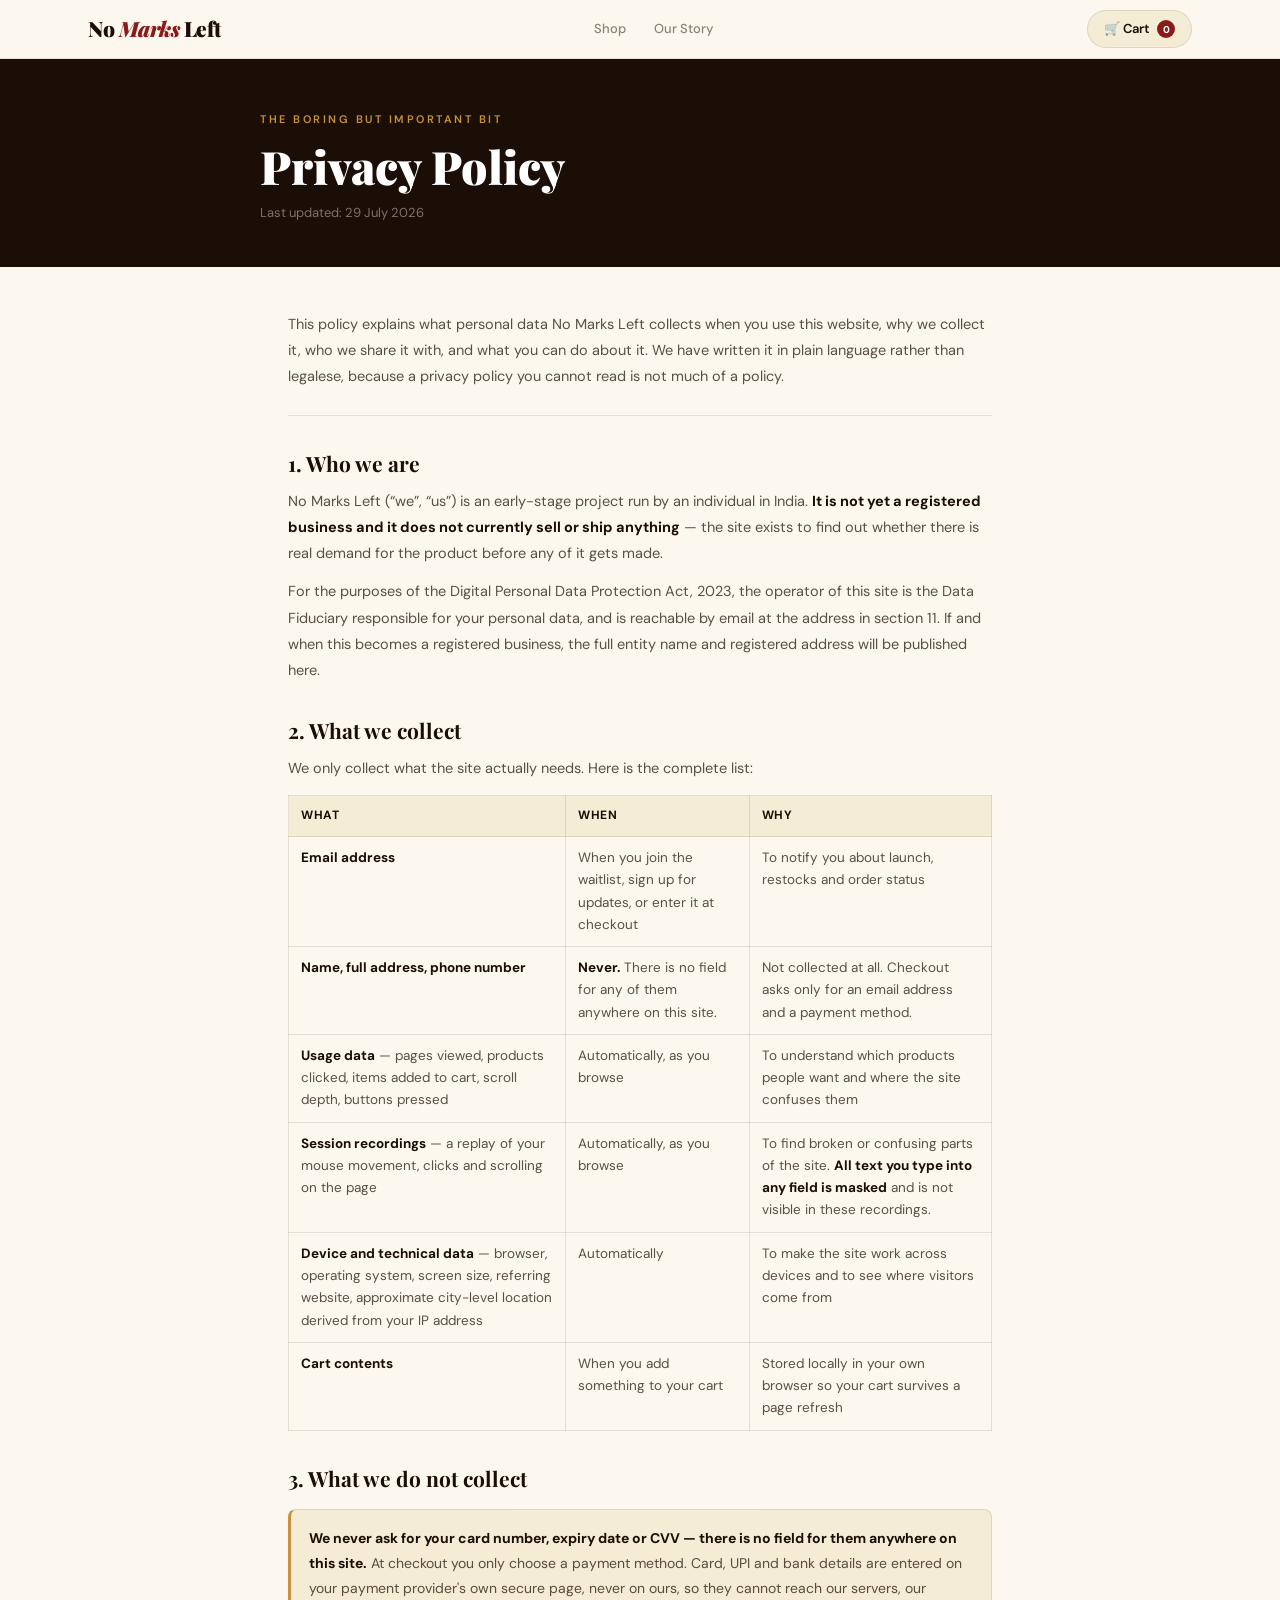
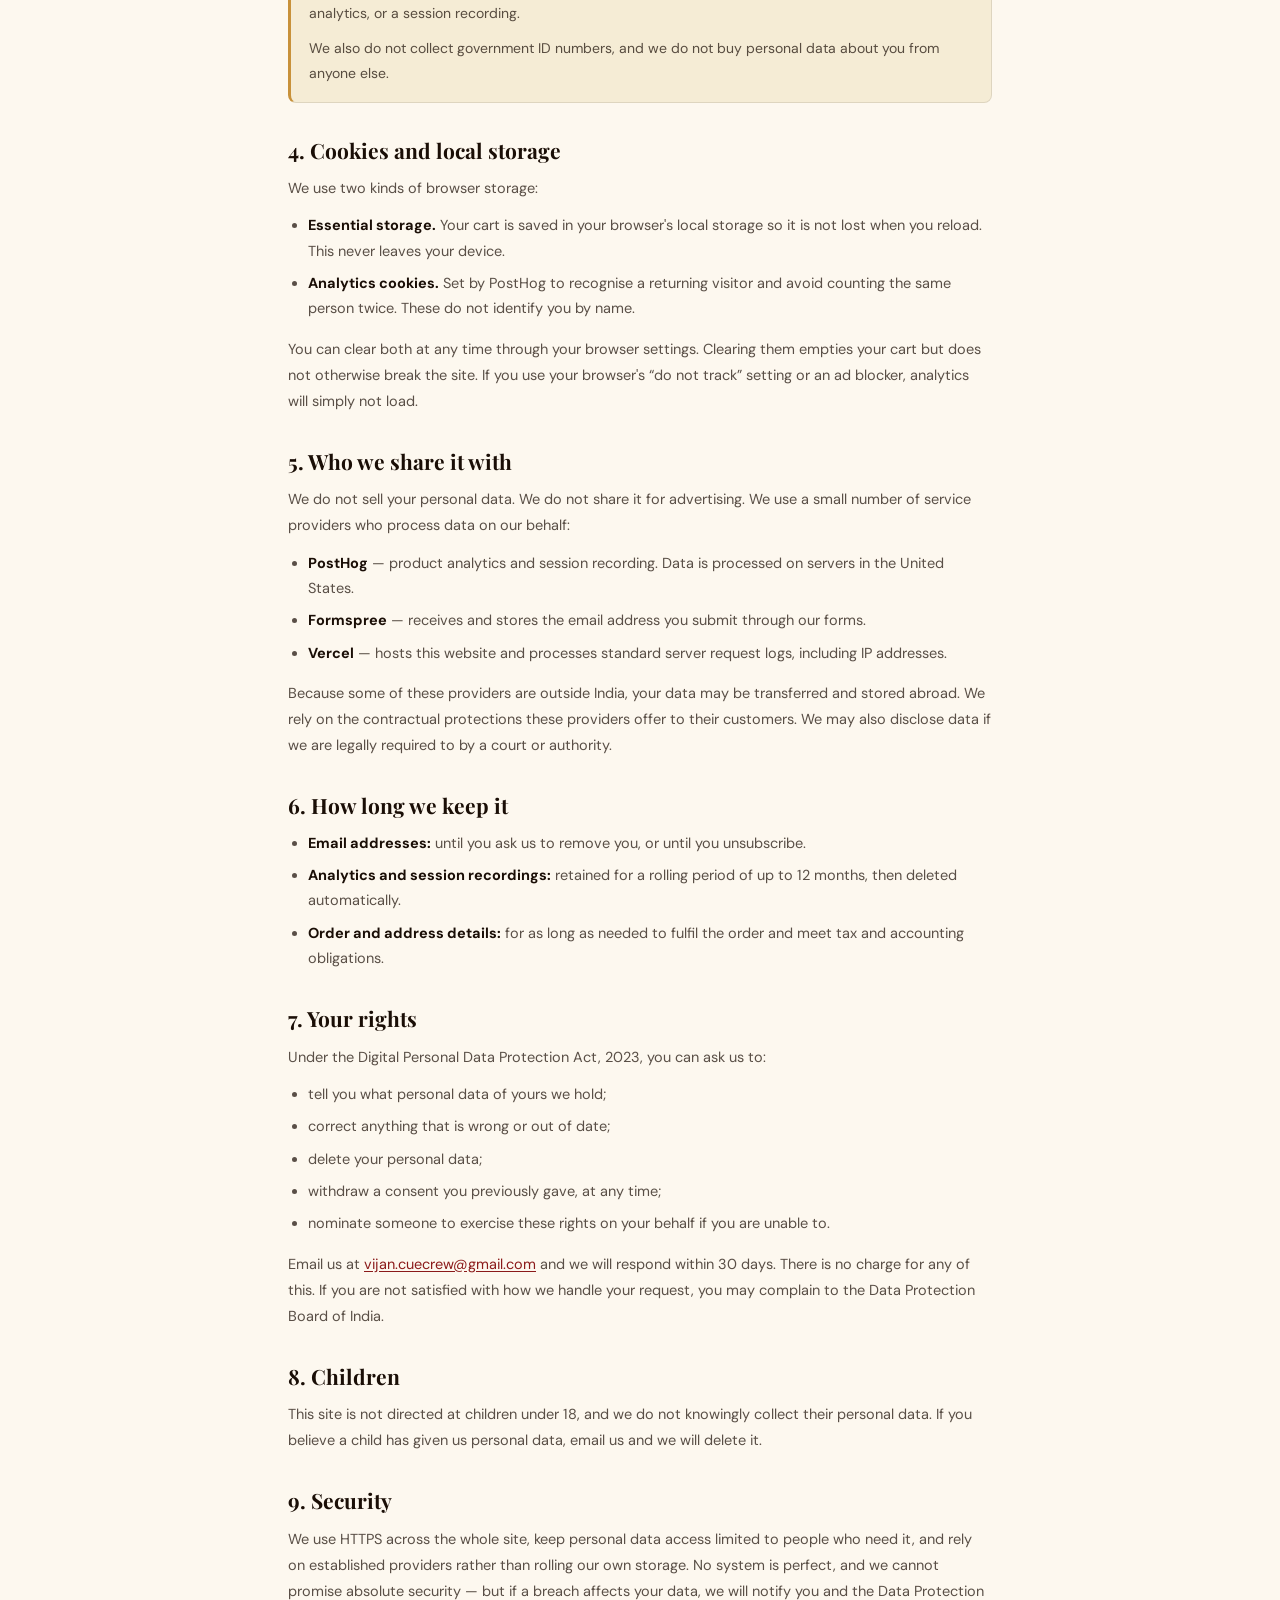
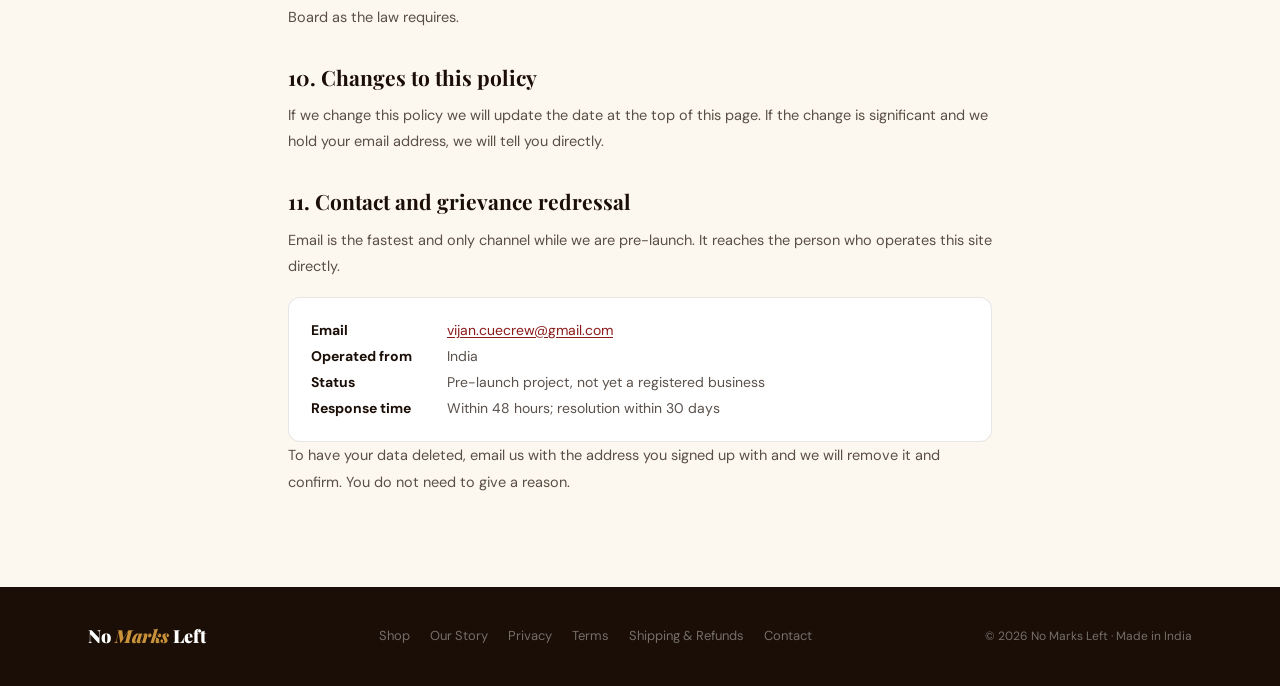
<file: privacy.html>
<!DOCTYPE html>
<html lang="en">
<head>
  <meta charset="UTF-8"/>
  <meta name="viewport" content="width=device-width,initial-scale=1.0"/>
  <title>Privacy Policy — No Marks Left</title>
  <link href="https://fonts.googleapis.com/css2?family=Playfair+Display:ital,wght@0,700;0,900;1,700&family=DM+Sans:opsz,wght@9..40,400;9..40,500;9..40,600&display=swap" rel="stylesheet"/>
  <link rel="stylesheet" href="legal.css?v=1"/>
  <script src="analytics.js?v=7"></script>
</head>
<body>

<header>
  <div class="h-inner">
    <a href="index.html" class="logo">No <em>Marks</em> Left</a>
    <nav><a href="index.html">Shop</a><a href="about.html">Our Story</a></nav>
    <a href="cart.html" class="cart-btn">🛒 Cart <span class="cart-count" id="cart-count">0</span></a>
  </div>
</header>

<section class="legal-hero">
  <div class="legal-hero-inner">
    <div class="legal-eyebrow">the boring but important bit</div>
    <h1>Privacy Policy</h1>
    <div class="legal-updated">Last updated: 29 July 2026</div>
  </div>
</section>

<div class="legal-body">
  <p class="legal-intro">This policy explains what personal data No Marks Left collects when you use this website, why we collect it, who we share it with, and what you can do about it. We have written it in plain language rather than legalese, because a privacy policy you cannot read is not much of a policy.</p>

  <h2>1. Who we are</h2>
  <p>No Marks Left (&ldquo;we&rdquo;, &ldquo;us&rdquo;) is an early-stage project run by an individual in India. <strong>It is not yet a registered business and it does not currently sell or ship anything</strong> &mdash; the site exists to find out whether there is real demand for the product before any of it gets made.</p>
  <p>For the purposes of the Digital Personal Data Protection Act, 2023, the operator of this site is the Data Fiduciary responsible for your personal data, and is reachable by email at the address in section 11. If and when this becomes a registered business, the full entity name and registered address will be published here.</p>

  <h2>2. What we collect</h2>
  <p>We only collect what the site actually needs. Here is the complete list:</p>

  <table class="legal-table">
    <thead>
      <tr><th>What</th><th>When</th><th>Why</th></tr>
    </thead>
    <tbody>
      <tr>
        <td><strong>Email address</strong></td>
        <td>When you join the waitlist, sign up for updates, or enter it at checkout</td>
        <td>To notify you about launch, restocks and order status</td>
      </tr>
      <tr>
        <td><strong>Name, full address, phone number</strong></td>
        <td><strong>Never.</strong> There is no field for any of them anywhere on this site.</td>
        <td>Not collected at all. Checkout asks only for an email address and a payment method.</td>
      </tr>
      <tr>
        <td><strong>Usage data</strong> &mdash; pages viewed, products clicked, items added to cart, scroll depth, buttons pressed</td>
        <td>Automatically, as you browse</td>
        <td>To understand which products people want and where the site confuses them</td>
      </tr>
      <tr>
        <td><strong>Session recordings</strong> &mdash; a replay of your mouse movement, clicks and scrolling on the page</td>
        <td>Automatically, as you browse</td>
        <td>To find broken or confusing parts of the site. <strong>All text you type into any field is masked</strong> and is not visible in these recordings.</td>
      </tr>
      <tr>
        <td><strong>Device and technical data</strong> &mdash; browser, operating system, screen size, referring website, approximate city-level location derived from your IP address</td>
        <td>Automatically</td>
        <td>To make the site work across devices and to see where visitors come from</td>
      </tr>
      <tr>
        <td><strong>Cart contents</strong></td>
        <td>When you add something to your cart</td>
        <td>Stored locally in your own browser so your cart survives a page refresh</td>
      </tr>
    </tbody>
  </table>

  <h2>3. What we do not collect</h2>
  <div class="legal-note">
    <p><strong>We never ask for your card number, expiry date or CVV — there is no field for them anywhere on this site.</strong> At checkout you only choose a payment method. Card, UPI and bank details are entered on your payment provider's own secure page, never on ours, so they cannot reach our servers, our analytics, or a session recording.</p>
    <p>We also do not collect government ID numbers, and we do not buy personal data about you from anyone else.</p>
  </div>

  <h2>4. Cookies and local storage</h2>
  <p>We use two kinds of browser storage:</p>
  <ul>
    <li><strong>Essential storage.</strong> Your cart is saved in your browser's local storage so it is not lost when you reload. This never leaves your device.</li>
    <li><strong>Analytics cookies.</strong> Set by PostHog to recognise a returning visitor and avoid counting the same person twice. These do not identify you by name.</li>
  </ul>
  <p>You can clear both at any time through your browser settings. Clearing them empties your cart but does not otherwise break the site. If you use your browser's &ldquo;do not track&rdquo; setting or an ad blocker, analytics will simply not load.</p>

  <h2>5. Who we share it with</h2>
  <p>We do not sell your personal data. We do not share it for advertising. We use a small number of service providers who process data on our behalf:</p>
  <ul>
    <li><strong>PostHog</strong> &mdash; product analytics and session recording. Data is processed on servers in the United States.</li>
    <li><strong>Formspree</strong> &mdash; receives and stores the email address you submit through our forms.</li>
    <li><strong>Vercel</strong> &mdash; hosts this website and processes standard server request logs, including IP addresses.</li>
  </ul>
  <p>Because some of these providers are outside India, your data may be transferred and stored abroad. We rely on the contractual protections these providers offer to their customers. We may also disclose data if we are legally required to by a court or authority.</p>

  <h2>6. How long we keep it</h2>
  <ul>
    <li><strong>Email addresses:</strong> until you ask us to remove you, or until you unsubscribe.</li>
    <li><strong>Analytics and session recordings:</strong> retained for a rolling period of up to 12 months, then deleted automatically.</li>
    <li><strong>Order and address details:</strong> for as long as needed to fulfil the order and meet tax and accounting obligations.</li>
  </ul>

  <h2>7. Your rights</h2>
  <p>Under the Digital Personal Data Protection Act, 2023, you can ask us to:</p>
  <ul>
    <li>tell you what personal data of yours we hold;</li>
    <li>correct anything that is wrong or out of date;</li>
    <li>delete your personal data;</li>
    <li>withdraw a consent you previously gave, at any time;</li>
    <li>nominate someone to exercise these rights on your behalf if you are unable to.</li>
  </ul>
  <p>Email us at <a href="mailto:vijan.cuecrew@gmail.com">vijan.cuecrew@gmail.com</a> and we will respond within 30 days. There is no charge for any of this. If you are not satisfied with how we handle your request, you may complain to the Data Protection Board of India.</p>

  <h2>8. Children</h2>
  <p>This site is not directed at children under 18, and we do not knowingly collect their personal data. If you believe a child has given us personal data, email us and we will delete it.</p>

  <h2>9. Security</h2>
  <p>We use HTTPS across the whole site, keep personal data access limited to people who need it, and rely on established providers rather than rolling our own storage. No system is perfect, and we cannot promise absolute security &mdash; but if a breach affects your data, we will notify you and the Data Protection Board as the law requires.</p>

  <h2>10. Changes to this policy</h2>
  <p>If we change this policy we will update the date at the top of this page. If the change is significant and we hold your email address, we will tell you directly.</p>

  <h2>11. Contact and grievance redressal</h2>
  <p>Email is the fastest and only channel while we are pre-launch. It reaches the person who operates this site directly.</p>
  <div class="legal-contact">
    <div class="legal-contact-row"><strong>Email</strong> <a href="mailto:vijan.cuecrew@gmail.com">vijan.cuecrew@gmail.com</a></div>
    <div class="legal-contact-row"><strong>Operated from</strong> India</div>
    <div class="legal-contact-row"><strong>Status</strong> Pre-launch project, not yet a registered business</div>
    <div class="legal-contact-row"><strong>Response time</strong> Within 48 hours; resolution within 30 days</div>
  </div>
  <p>To have your data deleted, email us with the address you signed up with and we will remove it and confirm. You do not need to give a reason.</p>
</div>

<footer>
  <div class="f-inner">
    <div class="f-logo">No <em>Marks</em> Left</div>
    <div class="f-links">
      <a href="index.html">Shop</a>
      <a href="about.html">Our Story</a>
      <a href="privacy.html">Privacy</a>
      <a href="terms.html">Terms</a>
      <a href="refunds.html">Shipping &amp; Refunds</a>
      <a href="mailto:vijan.cuecrew@gmail.com">Contact</a>
    </div>
    <div class="f-copy">&copy; 2026 No Marks Left &middot; Made in India</div>
  </div>
</footer>

<script>
function getCart(){try{return JSON.parse(localStorage.getItem('nml_cart')||'[]')}catch{return[]}}
document.querySelectorAll('.cart-count').forEach(function(el){
  el.textContent=getCart().reduce(function(a,i){return a+i.qty},0);
});
nml.page('privacy');nml.trackChrome();
</script>
</body>
</html>
</file>
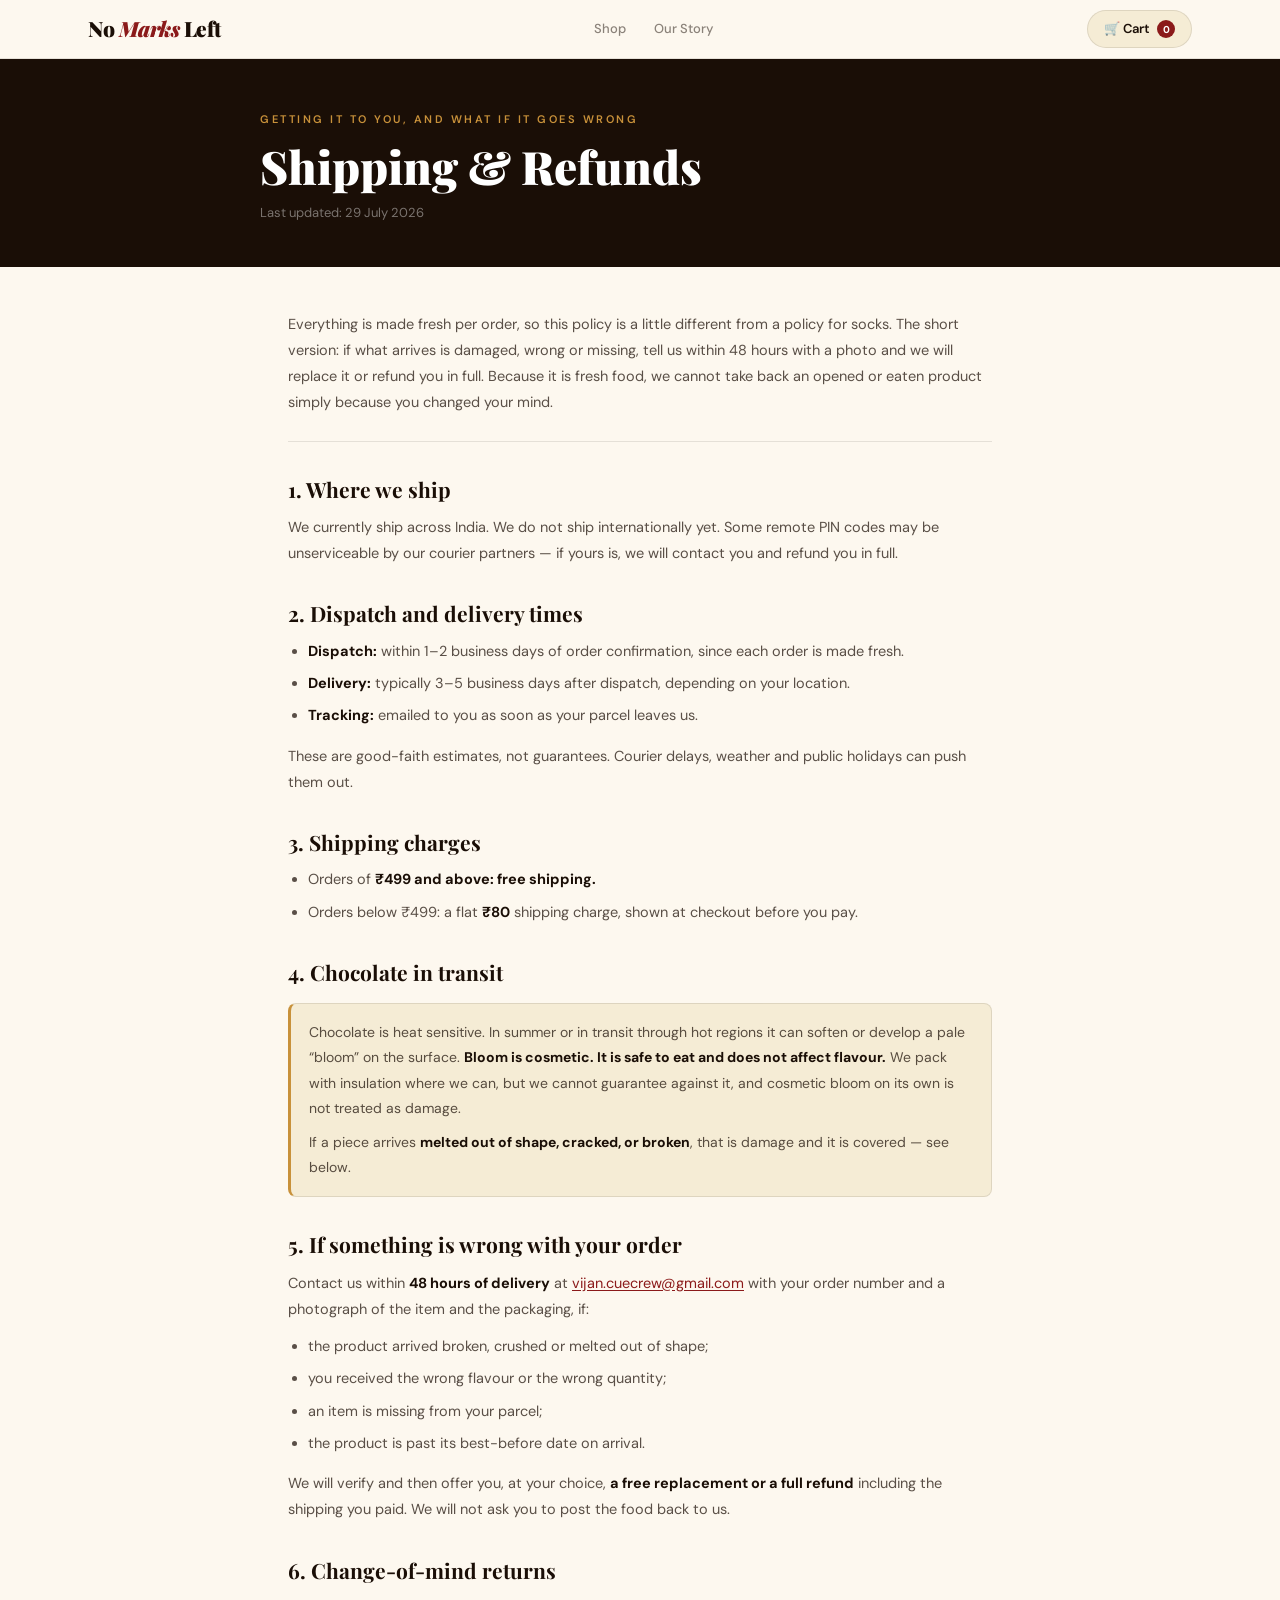
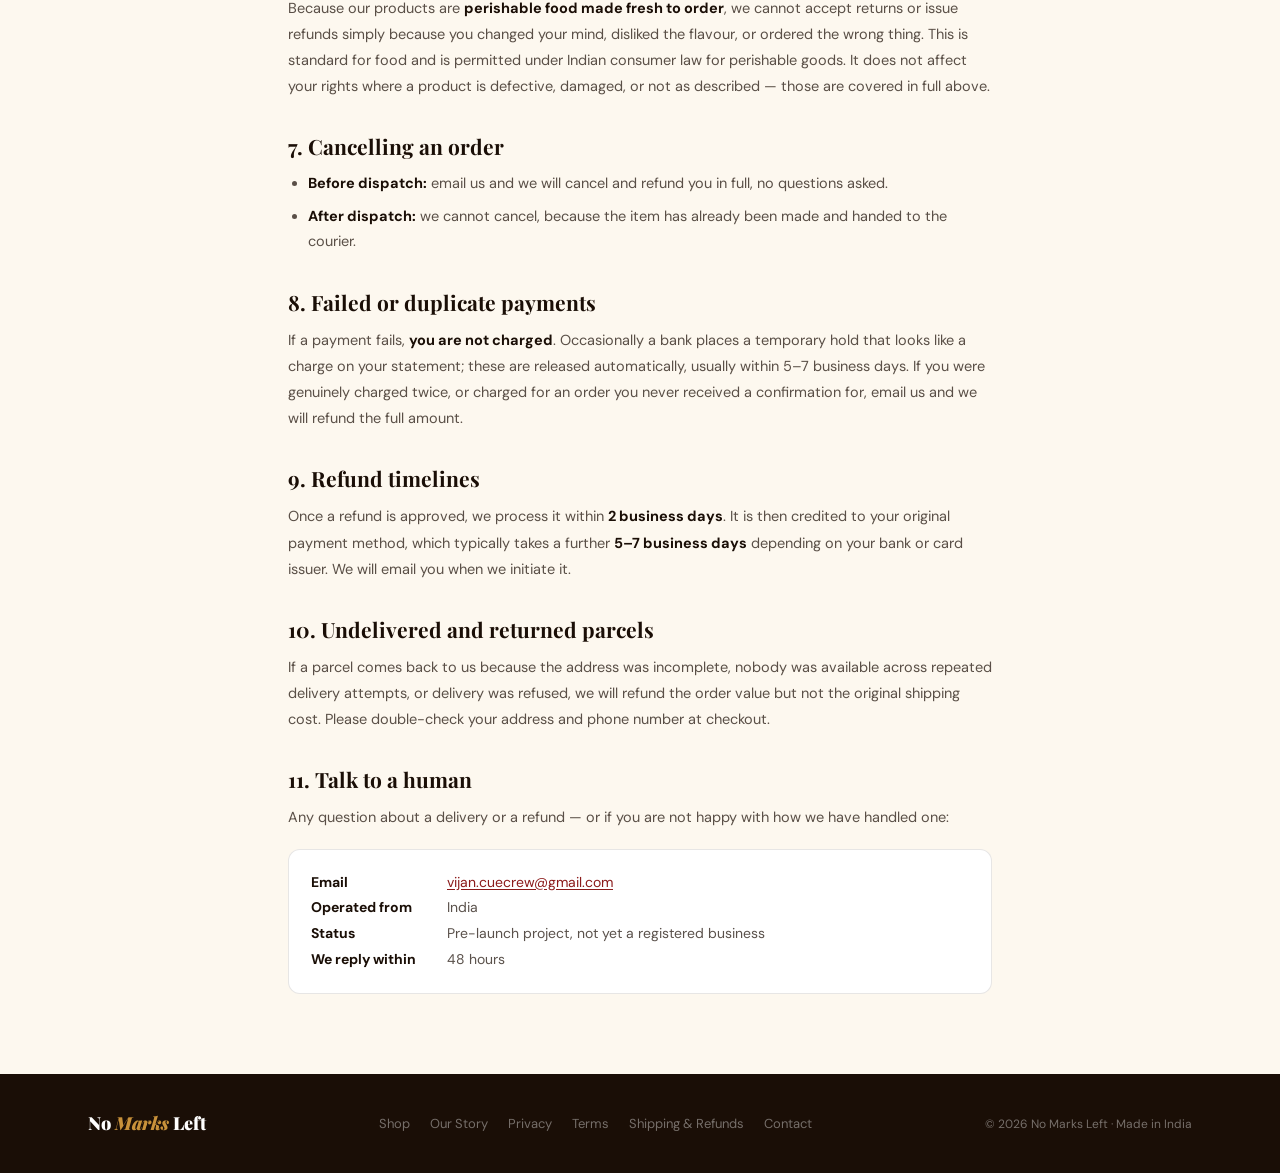
<file: refunds.html>
<!DOCTYPE html>
<html lang="en">
<head>
  <meta charset="UTF-8"/>
  <meta name="viewport" content="width=device-width,initial-scale=1.0"/>
  <title>Shipping &amp; Refunds — No Marks Left</title>
  <link href="https://fonts.googleapis.com/css2?family=Playfair+Display:ital,wght@0,700;0,900;1,700&family=DM+Sans:opsz,wght@9..40,400;9..40,500;9..40,600&display=swap" rel="stylesheet"/>
  <link rel="stylesheet" href="legal.css?v=1"/>
  <script src="analytics.js?v=7"></script>
</head>
<body>

<header>
  <div class="h-inner">
    <a href="index.html" class="logo">No <em>Marks</em> Left</a>
    <nav><a href="index.html">Shop</a><a href="about.html">Our Story</a></nav>
    <a href="cart.html" class="cart-btn">🛒 Cart <span class="cart-count" id="cart-count">0</span></a>
  </div>
</header>

<section class="legal-hero">
  <div class="legal-hero-inner">
    <div class="legal-eyebrow">getting it to you, and what if it goes wrong</div>
    <h1>Shipping &amp; Refunds</h1>
    <div class="legal-updated">Last updated: 29 July 2026</div>
  </div>
</section>

<div class="legal-body">
  <p class="legal-intro">Everything is made fresh per order, so this policy is a little different from a policy for socks. The short version: if what arrives is damaged, wrong or missing, tell us within 48 hours with a photo and we will replace it or refund you in full. Because it is fresh food, we cannot take back an opened or eaten product simply because you changed your mind.</p>

  <h2>1. Where we ship</h2>
  <p>We currently ship across India. We do not ship internationally yet. Some remote PIN codes may be unserviceable by our courier partners &mdash; if yours is, we will contact you and refund you in full.</p>

  <h2>2. Dispatch and delivery times</h2>
  <ul>
    <li><strong>Dispatch:</strong> within 1&ndash;2 business days of order confirmation, since each order is made fresh.</li>
    <li><strong>Delivery:</strong> typically 3&ndash;5 business days after dispatch, depending on your location.</li>
    <li><strong>Tracking:</strong> emailed to you as soon as your parcel leaves us.</li>
  </ul>
  <p>These are good-faith estimates, not guarantees. Courier delays, weather and public holidays can push them out.</p>

  <h2>3. Shipping charges</h2>
  <ul>
    <li>Orders of <strong>&#8377;499 and above: free shipping.</strong></li>
    <li>Orders below &#8377;499: a flat <strong>&#8377;80</strong> shipping charge, shown at checkout before you pay.</li>
  </ul>

  <h2>4. Chocolate in transit</h2>
  <div class="legal-note">
    <p>Chocolate is heat sensitive. In summer or in transit through hot regions it can soften or develop a pale &ldquo;bloom&rdquo; on the surface. <strong>Bloom is cosmetic. It is safe to eat and does not affect flavour.</strong> We pack with insulation where we can, but we cannot guarantee against it, and cosmetic bloom on its own is not treated as damage.</p>
    <p>If a piece arrives <strong>melted out of shape, cracked, or broken</strong>, that is damage and it is covered &mdash; see below.</p>
  </div>

  <h2>5. If something is wrong with your order</h2>
  <p>Contact us within <strong>48 hours of delivery</strong> at <a href="mailto:vijan.cuecrew@gmail.com">vijan.cuecrew@gmail.com</a> with your order number and a photograph of the item and the packaging, if:</p>
  <ul>
    <li>the product arrived broken, crushed or melted out of shape;</li>
    <li>you received the wrong flavour or the wrong quantity;</li>
    <li>an item is missing from your parcel;</li>
    <li>the product is past its best-before date on arrival.</li>
  </ul>
  <p>We will verify and then offer you, at your choice, <strong>a free replacement or a full refund</strong> including the shipping you paid. We will not ask you to post the food back to us.</p>

  <h2>6. Change-of-mind returns</h2>
  <p>Because our products are <strong>perishable food made fresh to order</strong>, we cannot accept returns or issue refunds simply because you changed your mind, disliked the flavour, or ordered the wrong thing. This is standard for food and is permitted under Indian consumer law for perishable goods. It does not affect your rights where a product is defective, damaged, or not as described &mdash; those are covered in full above.</p>

  <h2>7. Cancelling an order</h2>
  <ul>
    <li><strong>Before dispatch:</strong> email us and we will cancel and refund you in full, no questions asked.</li>
    <li><strong>After dispatch:</strong> we cannot cancel, because the item has already been made and handed to the courier.</li>
  </ul>

  <h2>8. Failed or duplicate payments</h2>
  <p>If a payment fails, <strong>you are not charged</strong>. Occasionally a bank places a temporary hold that looks like a charge on your statement; these are released automatically, usually within 5&ndash;7 business days. If you were genuinely charged twice, or charged for an order you never received a confirmation for, email us and we will refund the full amount.</p>

  <h2>9. Refund timelines</h2>
  <p>Once a refund is approved, we process it within <strong>2 business days</strong>. It is then credited to your original payment method, which typically takes a further <strong>5&ndash;7 business days</strong> depending on your bank or card issuer. We will email you when we initiate it.</p>

  <h2>10. Undelivered and returned parcels</h2>
  <p>If a parcel comes back to us because the address was incomplete, nobody was available across repeated delivery attempts, or delivery was refused, we will refund the order value but not the original shipping cost. Please double-check your address and phone number at checkout.</p>

  <h2>11. Talk to a human</h2>
  <p>Any question about a delivery or a refund &mdash; or if you are not happy with how we have handled one:</p>
  <div class="legal-contact">
    <div class="legal-contact-row"><strong>Email</strong> <a href="mailto:vijan.cuecrew@gmail.com">vijan.cuecrew@gmail.com</a></div>
    <div class="legal-contact-row"><strong>Operated from</strong> India</div>
    <div class="legal-contact-row"><strong>Status</strong> Pre-launch project, not yet a registered business</div>
    <div class="legal-contact-row"><strong>We reply within</strong> 48 hours</div>
  </div>
</div>

<footer>
  <div class="f-inner">
    <div class="f-logo">No <em>Marks</em> Left</div>
    <div class="f-links">
      <a href="index.html">Shop</a>
      <a href="about.html">Our Story</a>
      <a href="privacy.html">Privacy</a>
      <a href="terms.html">Terms</a>
      <a href="refunds.html">Shipping &amp; Refunds</a>
      <a href="mailto:vijan.cuecrew@gmail.com">Contact</a>
    </div>
    <div class="f-copy">&copy; 2026 No Marks Left &middot; Made in India</div>
  </div>
</footer>

<script>
function getCart(){try{return JSON.parse(localStorage.getItem('nml_cart')||'[]')}catch{return[]}}
document.querySelectorAll('.cart-count').forEach(function(el){
  el.textContent=getCart().reduce(function(a,i){return a+i.qty},0);
});
nml.page('refunds');nml.trackChrome();
</script>
</body>
</html>
</file>
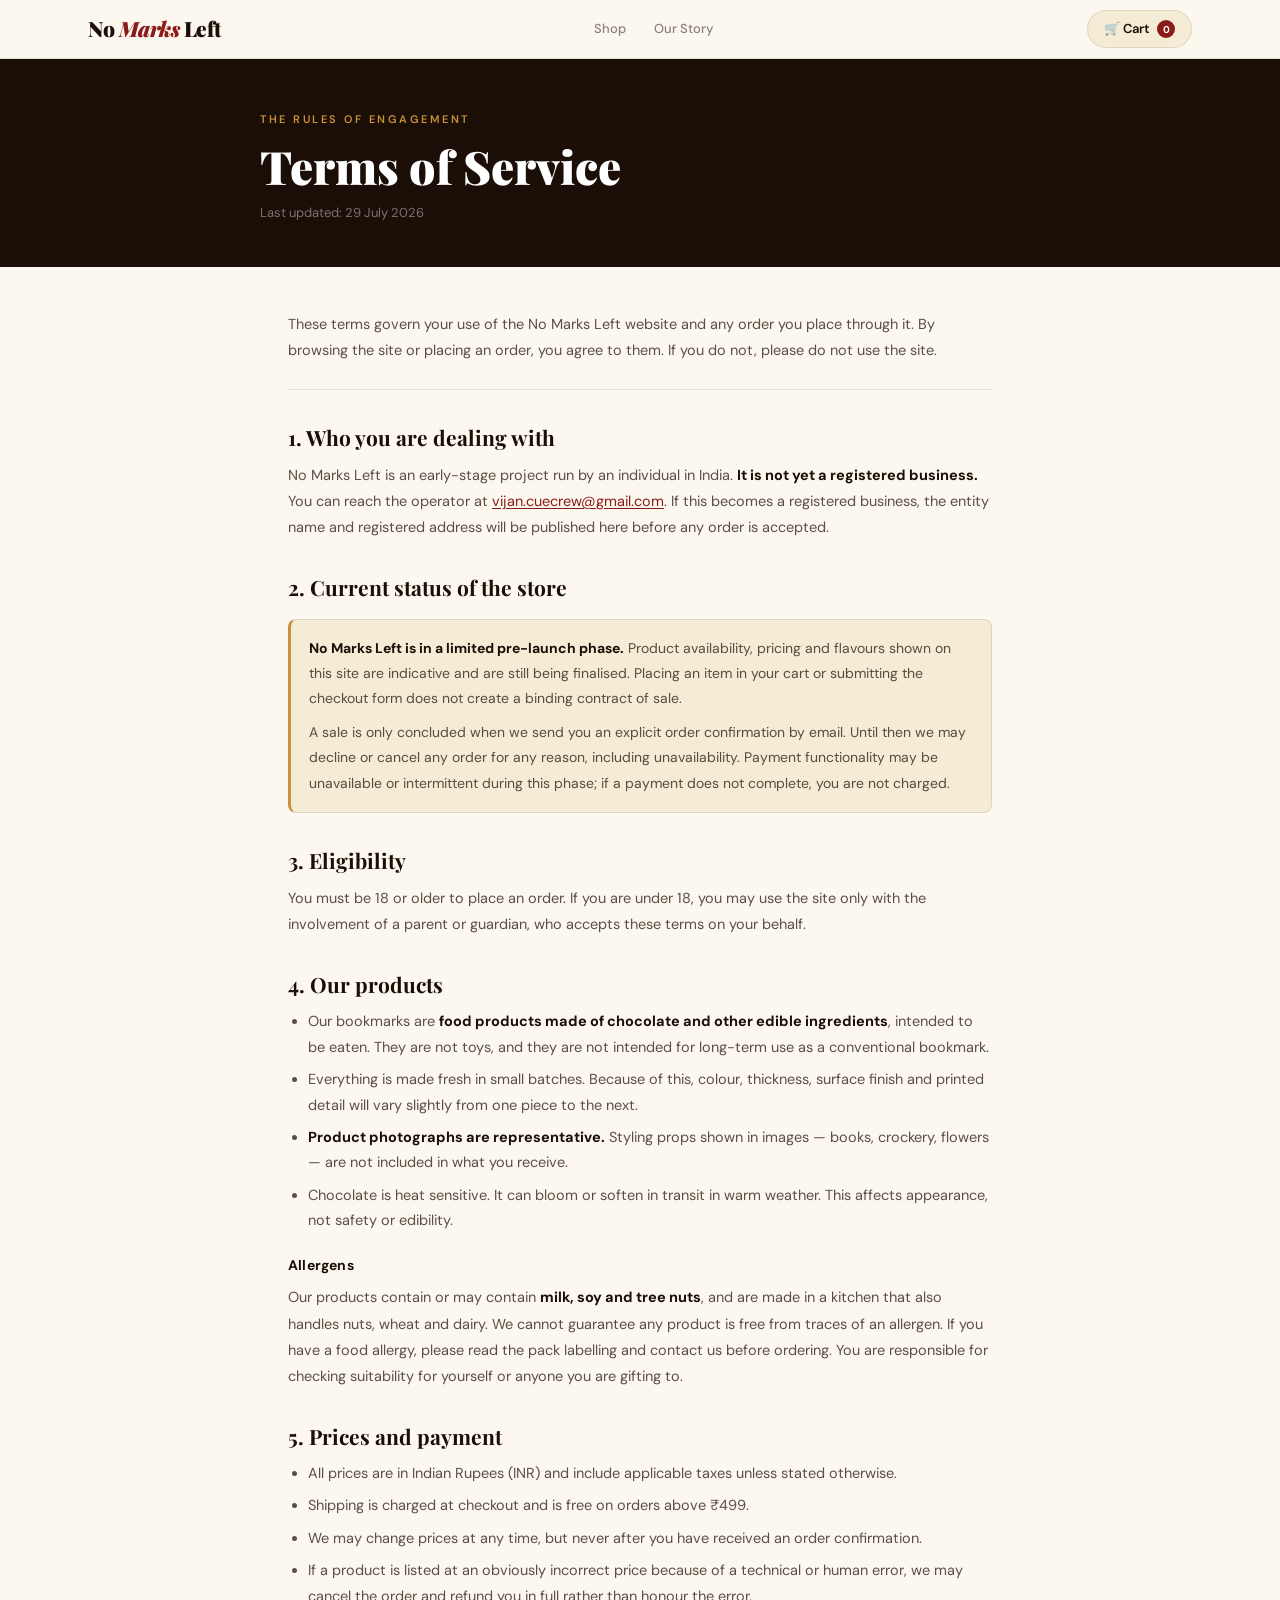
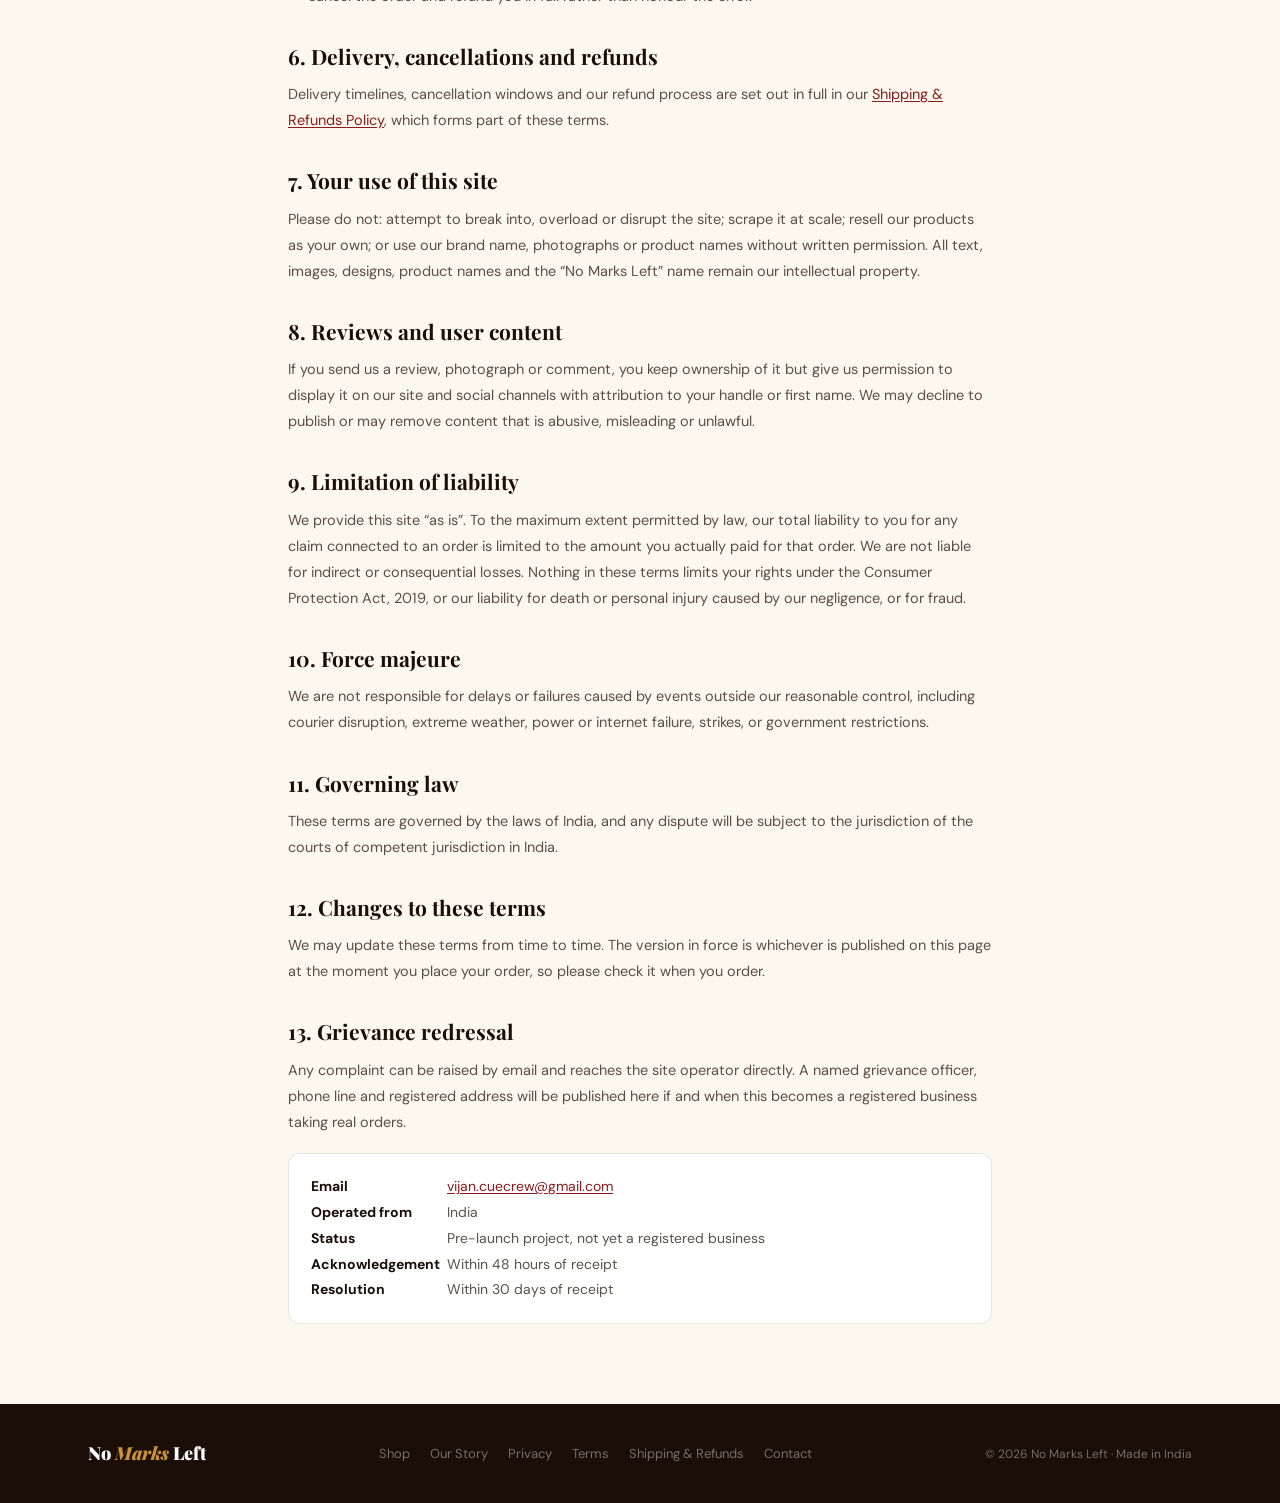
<file: terms.html>
<!DOCTYPE html>
<html lang="en">
<head>
  <meta charset="UTF-8"/>
  <meta name="viewport" content="width=device-width,initial-scale=1.0"/>
  <title>Terms of Service — No Marks Left</title>
  <link href="https://fonts.googleapis.com/css2?family=Playfair+Display:ital,wght@0,700;0,900;1,700&family=DM+Sans:opsz,wght@9..40,400;9..40,500;9..40,600&display=swap" rel="stylesheet"/>
  <link rel="stylesheet" href="legal.css?v=1"/>
  <script src="analytics.js?v=7"></script>
</head>
<body>

<header>
  <div class="h-inner">
    <a href="index.html" class="logo">No <em>Marks</em> Left</a>
    <nav><a href="index.html">Shop</a><a href="about.html">Our Story</a></nav>
    <a href="cart.html" class="cart-btn">🛒 Cart <span class="cart-count" id="cart-count">0</span></a>
  </div>
</header>

<section class="legal-hero">
  <div class="legal-hero-inner">
    <div class="legal-eyebrow">the rules of engagement</div>
    <h1>Terms of Service</h1>
    <div class="legal-updated">Last updated: 29 July 2026</div>
  </div>
</section>

<div class="legal-body">
  <p class="legal-intro">These terms govern your use of the No Marks Left website and any order you place through it. By browsing the site or placing an order, you agree to them. If you do not, please do not use the site.</p>

  <h2>1. Who you are dealing with</h2>
  <p>No Marks Left is an early-stage project run by an individual in India. <strong>It is not yet a registered business.</strong> You can reach the operator at <a href="mailto:vijan.cuecrew@gmail.com">vijan.cuecrew@gmail.com</a>. If this becomes a registered business, the entity name and registered address will be published here before any order is accepted.</p>

  <h2>2. Current status of the store</h2>
  <div class="legal-note">
    <p><strong>No Marks Left is in a limited pre-launch phase.</strong> Product availability, pricing and flavours shown on this site are indicative and are still being finalised. Placing an item in your cart or submitting the checkout form does not create a binding contract of sale.</p>
    <p>A sale is only concluded when we send you an explicit order confirmation by email. Until then we may decline or cancel any order for any reason, including unavailability. Payment functionality may be unavailable or intermittent during this phase; if a payment does not complete, you are not charged.</p>
  </div>

  <h2>3. Eligibility</h2>
  <p>You must be 18 or older to place an order. If you are under 18, you may use the site only with the involvement of a parent or guardian, who accepts these terms on your behalf.</p>

  <h2>4. Our products</h2>
  <ul>
    <li>Our bookmarks are <strong>food products made of chocolate and other edible ingredients</strong>, intended to be eaten. They are not toys, and they are not intended for long-term use as a conventional bookmark.</li>
    <li>Everything is made fresh in small batches. Because of this, colour, thickness, surface finish and printed detail will vary slightly from one piece to the next.</li>
    <li><strong>Product photographs are representative.</strong> Styling props shown in images &mdash; books, crockery, flowers &mdash; are not included in what you receive.</li>
    <li>Chocolate is heat sensitive. It can bloom or soften in transit in warm weather. This affects appearance, not safety or edibility.</li>
  </ul>

  <h3>Allergens</h3>
  <p>Our products contain or may contain <strong>milk, soy and tree nuts</strong>, and are made in a kitchen that also handles nuts, wheat and dairy. We cannot guarantee any product is free from traces of an allergen. If you have a food allergy, please read the pack labelling and contact us before ordering. You are responsible for checking suitability for yourself or anyone you are gifting to.</p>

  <h2>5. Prices and payment</h2>
  <ul>
    <li>All prices are in Indian Rupees (INR) and include applicable taxes unless stated otherwise.</li>
    <li>Shipping is charged at checkout and is free on orders above &#8377;499.</li>
    <li>We may change prices at any time, but never after you have received an order confirmation.</li>
    <li>If a product is listed at an obviously incorrect price because of a technical or human error, we may cancel the order and refund you in full rather than honour the error.</li>
  </ul>

  <h2>6. Delivery, cancellations and refunds</h2>
  <p>Delivery timelines, cancellation windows and our refund process are set out in full in our <a href="refunds.html">Shipping &amp; Refunds Policy</a>, which forms part of these terms.</p>

  <h2>7. Your use of this site</h2>
  <p>Please do not: attempt to break into, overload or disrupt the site; scrape it at scale; resell our products as your own; or use our brand name, photographs or product names without written permission. All text, images, designs, product names and the &ldquo;No Marks Left&rdquo; name remain our intellectual property.</p>

  <h2>8. Reviews and user content</h2>
  <p>If you send us a review, photograph or comment, you keep ownership of it but give us permission to display it on our site and social channels with attribution to your handle or first name. We may decline to publish or may remove content that is abusive, misleading or unlawful.</p>

  <h2>9. Limitation of liability</h2>
  <p>We provide this site &ldquo;as is&rdquo;. To the maximum extent permitted by law, our total liability to you for any claim connected to an order is limited to the amount you actually paid for that order. We are not liable for indirect or consequential losses. Nothing in these terms limits your rights under the Consumer Protection Act, 2019, or our liability for death or personal injury caused by our negligence, or for fraud.</p>

  <h2>10. Force majeure</h2>
  <p>We are not responsible for delays or failures caused by events outside our reasonable control, including courier disruption, extreme weather, power or internet failure, strikes, or government restrictions.</p>

  <h2>11. Governing law</h2>
  <p>These terms are governed by the laws of India, and any dispute will be subject to the jurisdiction of the courts of competent jurisdiction in India.</p>

  <h2>12. Changes to these terms</h2>
  <p>We may update these terms from time to time. The version in force is whichever is published on this page at the moment you place your order, so please check it when you order.</p>

  <h2>13. Grievance redressal</h2>
  <p>Any complaint can be raised by email and reaches the site operator directly. A named grievance officer, phone line and registered address will be published here if and when this becomes a registered business taking real orders.</p>
  <div class="legal-contact">
    <div class="legal-contact-row"><strong>Email</strong> <a href="mailto:vijan.cuecrew@gmail.com">vijan.cuecrew@gmail.com</a></div>
    <div class="legal-contact-row"><strong>Operated from</strong> India</div>
    <div class="legal-contact-row"><strong>Status</strong> Pre-launch project, not yet a registered business</div>
    <div class="legal-contact-row"><strong>Acknowledgement</strong> Within 48 hours of receipt</div>
    <div class="legal-contact-row"><strong>Resolution</strong> Within 30 days of receipt</div>
  </div>
</div>

<footer>
  <div class="f-inner">
    <div class="f-logo">No <em>Marks</em> Left</div>
    <div class="f-links">
      <a href="index.html">Shop</a>
      <a href="about.html">Our Story</a>
      <a href="privacy.html">Privacy</a>
      <a href="terms.html">Terms</a>
      <a href="refunds.html">Shipping &amp; Refunds</a>
      <a href="mailto:vijan.cuecrew@gmail.com">Contact</a>
    </div>
    <div class="f-copy">&copy; 2026 No Marks Left &middot; Made in India</div>
  </div>
</footer>

<script>
function getCart(){try{return JSON.parse(localStorage.getItem('nml_cart')||'[]')}catch{return[]}}
document.querySelectorAll('.cart-count').forEach(function(el){
  el.textContent=getCart().reduce(function(a,i){return a+i.qty},0);
});
nml.page('terms');nml.trackChrome();
</script>
</body>
</html>
</file>
<file: legal.css>
/* Shared styling for the policy pages (privacy, terms, refunds). */
*,*::before,*::after{box-sizing:border-box;margin:0;padding:0}
:root{
  --ink:#1a0e06;--cream:#f5ecd5;--paper:#fdf8ef;--deep:#2a1508;
  --red:#8b1a1a;--gold:#c8913a;--border:rgba(26,14,6,.1);--w:760px;
}
body{font-family:'DM Sans',system-ui,sans-serif;color:var(--ink);background:var(--paper);line-height:1.5}

header{position:sticky;top:0;z-index:200;background:var(--paper);border-bottom:1px solid var(--border)}
.h-inner{max-width:1160px;margin:0 auto;height:58px;display:flex;align-items:center;justify-content:space-between;padding:0 28px}
.logo{font-family:'Playfair Display',serif;font-size:21px;font-weight:900;color:var(--ink);text-decoration:none;letter-spacing:-.5px}
.logo em{color:var(--red);font-style:italic}
nav{display:flex;gap:28px}
nav a{font-size:13px;font-weight:500;color:var(--ink);text-decoration:none;opacity:.5;transition:opacity .15s}
nav a:hover{opacity:1}
.cart-btn{display:flex;align-items:center;gap:7px;font-size:13px;font-weight:600;text-decoration:none;color:var(--ink);background:var(--cream);border:1px solid var(--border);padding:8px 16px;border-radius:100px}
.cart-count{background:var(--red);color:#fff;border-radius:50%;width:18px;height:18px;display:inline-flex;align-items:center;justify-content:center;font-size:10px;font-weight:700}

/* ── page shell ── */
.legal-hero{background:var(--ink);padding:52px 28px 44px}
.legal-hero-inner{max-width:var(--w);margin:0 auto}
.legal-eyebrow{font-size:11px;font-weight:600;text-transform:uppercase;letter-spacing:2.5px;color:var(--gold);margin-bottom:14px}
.legal-hero h1{font-family:'Playfair Display',serif;font-size:clamp(30px,4.6vw,46px);font-weight:900;color:#fff;line-height:1.08;margin-bottom:12px}
.legal-updated{font-size:13px;color:rgba(255,255,255,.42)}

.legal-body{max-width:var(--w);margin:0 auto;padding:44px 28px 80px}
.legal-intro{font-size:16px;line-height:1.8;color:rgba(26,14,6,.7);padding-bottom:26px;margin-bottom:8px;border-bottom:1px solid var(--border)}

.legal-body h2{font-family:'Playfair Display',serif;font-size:21px;font-weight:700;margin:34px 0 12px;line-height:1.25}
.legal-body h3{font-size:14px;font-weight:700;margin:22px 0 8px;letter-spacing:.2px}
.legal-body p{font-size:14.5px;line-height:1.8;color:rgba(26,14,6,.72);margin-bottom:12px}
.legal-body ul{margin:0 0 14px 20px}
.legal-body li{font-size:14.5px;line-height:1.75;color:rgba(26,14,6,.72);margin-bottom:7px}
.legal-body a{color:var(--red);text-decoration:underline;text-underline-offset:2px}
.legal-body strong{color:var(--ink)}

/* callout for the important bits */
.legal-note{background:var(--cream);border:1px solid var(--border);border-left:3px solid var(--gold);border-radius:8px;padding:16px 18px;margin:18px 0}
.legal-note p{margin-bottom:0;font-size:14px}
.legal-note p+p{margin-top:9px}

/* contact / grievance block */
.legal-contact{background:#fff;border:1px solid var(--border);border-radius:12px;padding:20px 22px;margin-top:18px}
.legal-contact-row{font-size:14px;line-height:1.85;color:rgba(26,14,6,.72)}
.legal-contact-row strong{display:inline-block;min-width:132px;color:var(--ink)}

/* table for the data-collection summary */
.legal-table{width:100%;border-collapse:collapse;margin:14px 0 18px;font-size:13.5px}
.legal-table th,.legal-table td{text-align:left;padding:10px 12px;border:1px solid var(--border);vertical-align:top;line-height:1.65}
.legal-table th{background:var(--cream);font-weight:700;font-size:12px;text-transform:uppercase;letter-spacing:.5px}
.legal-table td{color:rgba(26,14,6,.72)}

/* unfilled business details — replace before going live */
.todo{background:#fff3cd;color:#7a5c00;border:1px dashed #d9a900;border-radius:4px;padding:1px 6px;font-weight:600;font-size:.92em;white-space:nowrap}

footer{background:var(--ink);color:rgba(255,255,255,.4)}
.f-inner{max-width:1160px;margin:0 auto;padding:36px 28px;display:flex;justify-content:space-between;align-items:center;gap:16px;flex-wrap:wrap}
.f-logo{font-family:'Playfair Display',serif;font-size:18px;font-weight:900;color:#fff}
.f-logo em{color:var(--gold);font-style:italic}
.f-links{display:flex;gap:20px;flex-wrap:wrap}
.f-links a{font-size:13px;color:rgba(255,255,255,.4);text-decoration:none;transition:color .2s}
.f-links a:hover{color:#fff}
.f-copy{font-size:12px}

@media(max-width:600px){
  nav{display:none}
  .f-inner{flex-direction:column;text-align:center}
  .legal-contact-row strong{display:block;min-width:0}
  .legal-table th,.legal-table td{padding:8px 9px}
}
</file>
